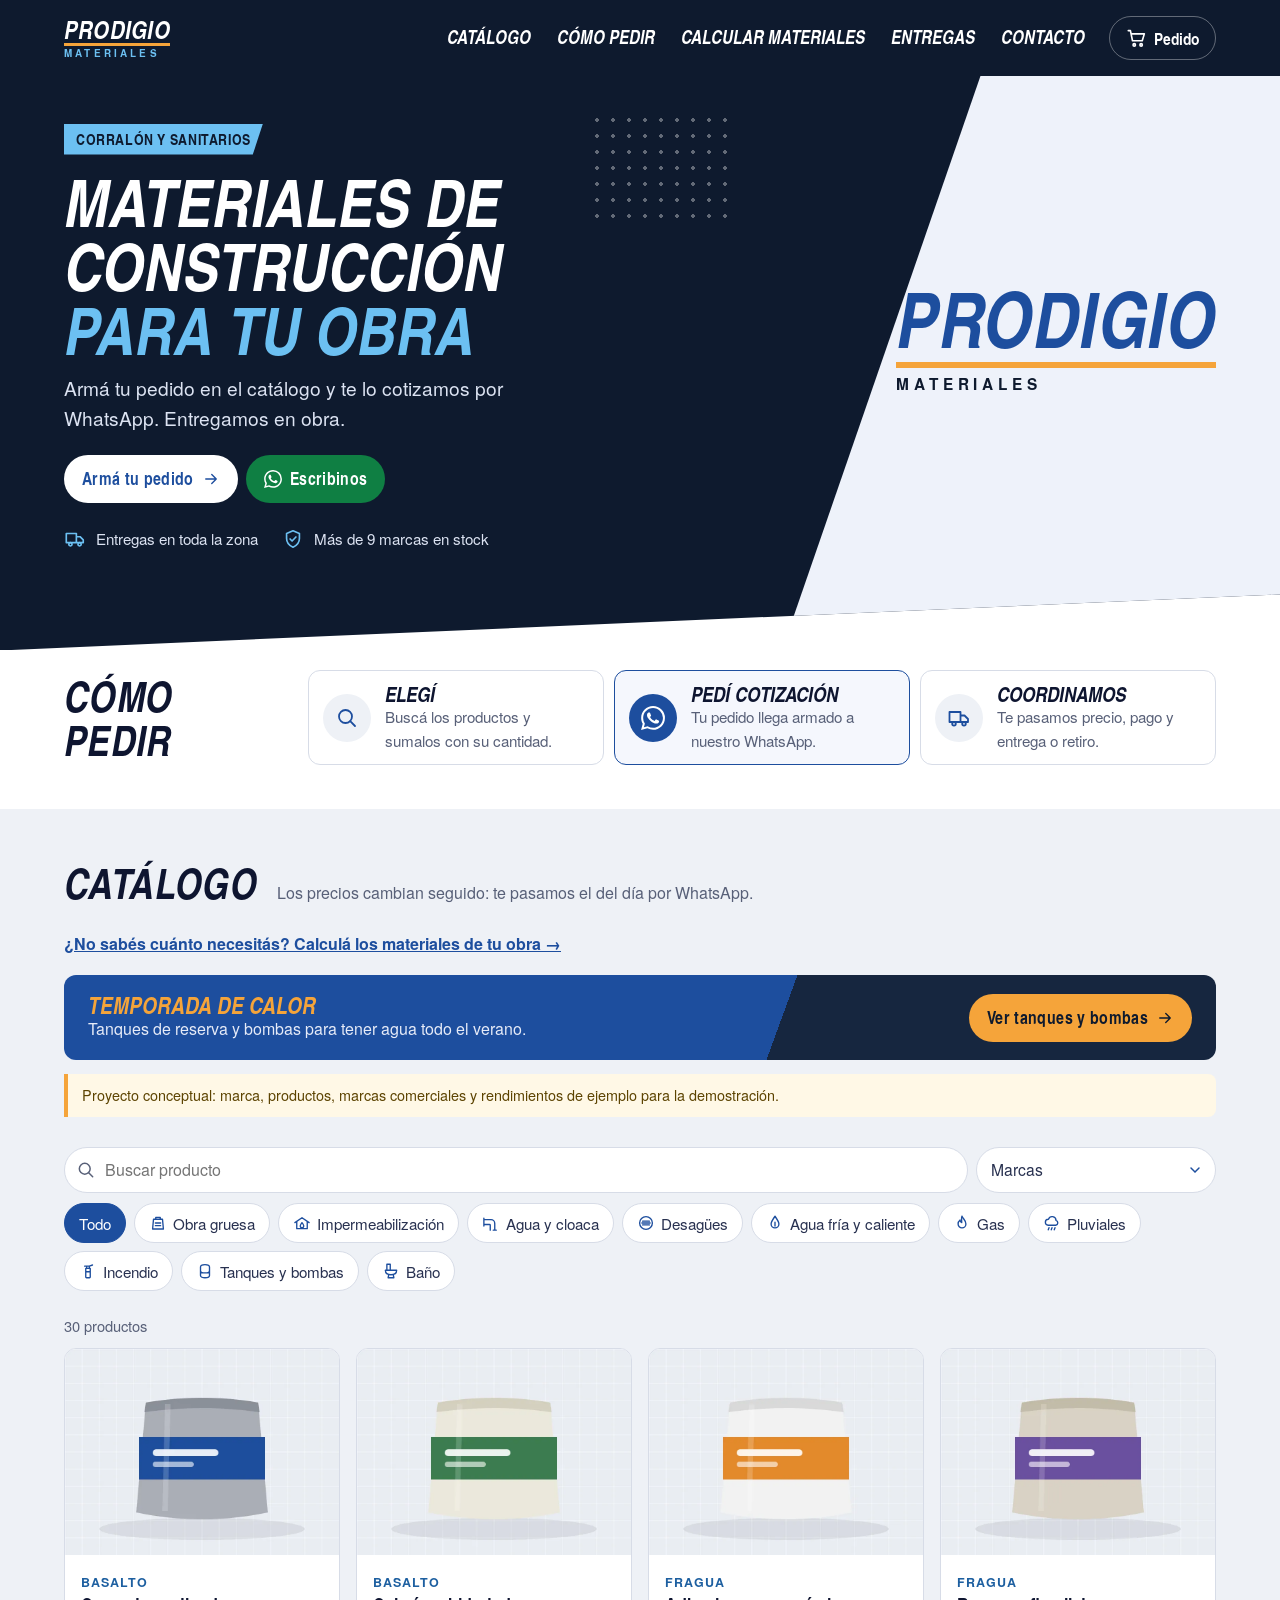
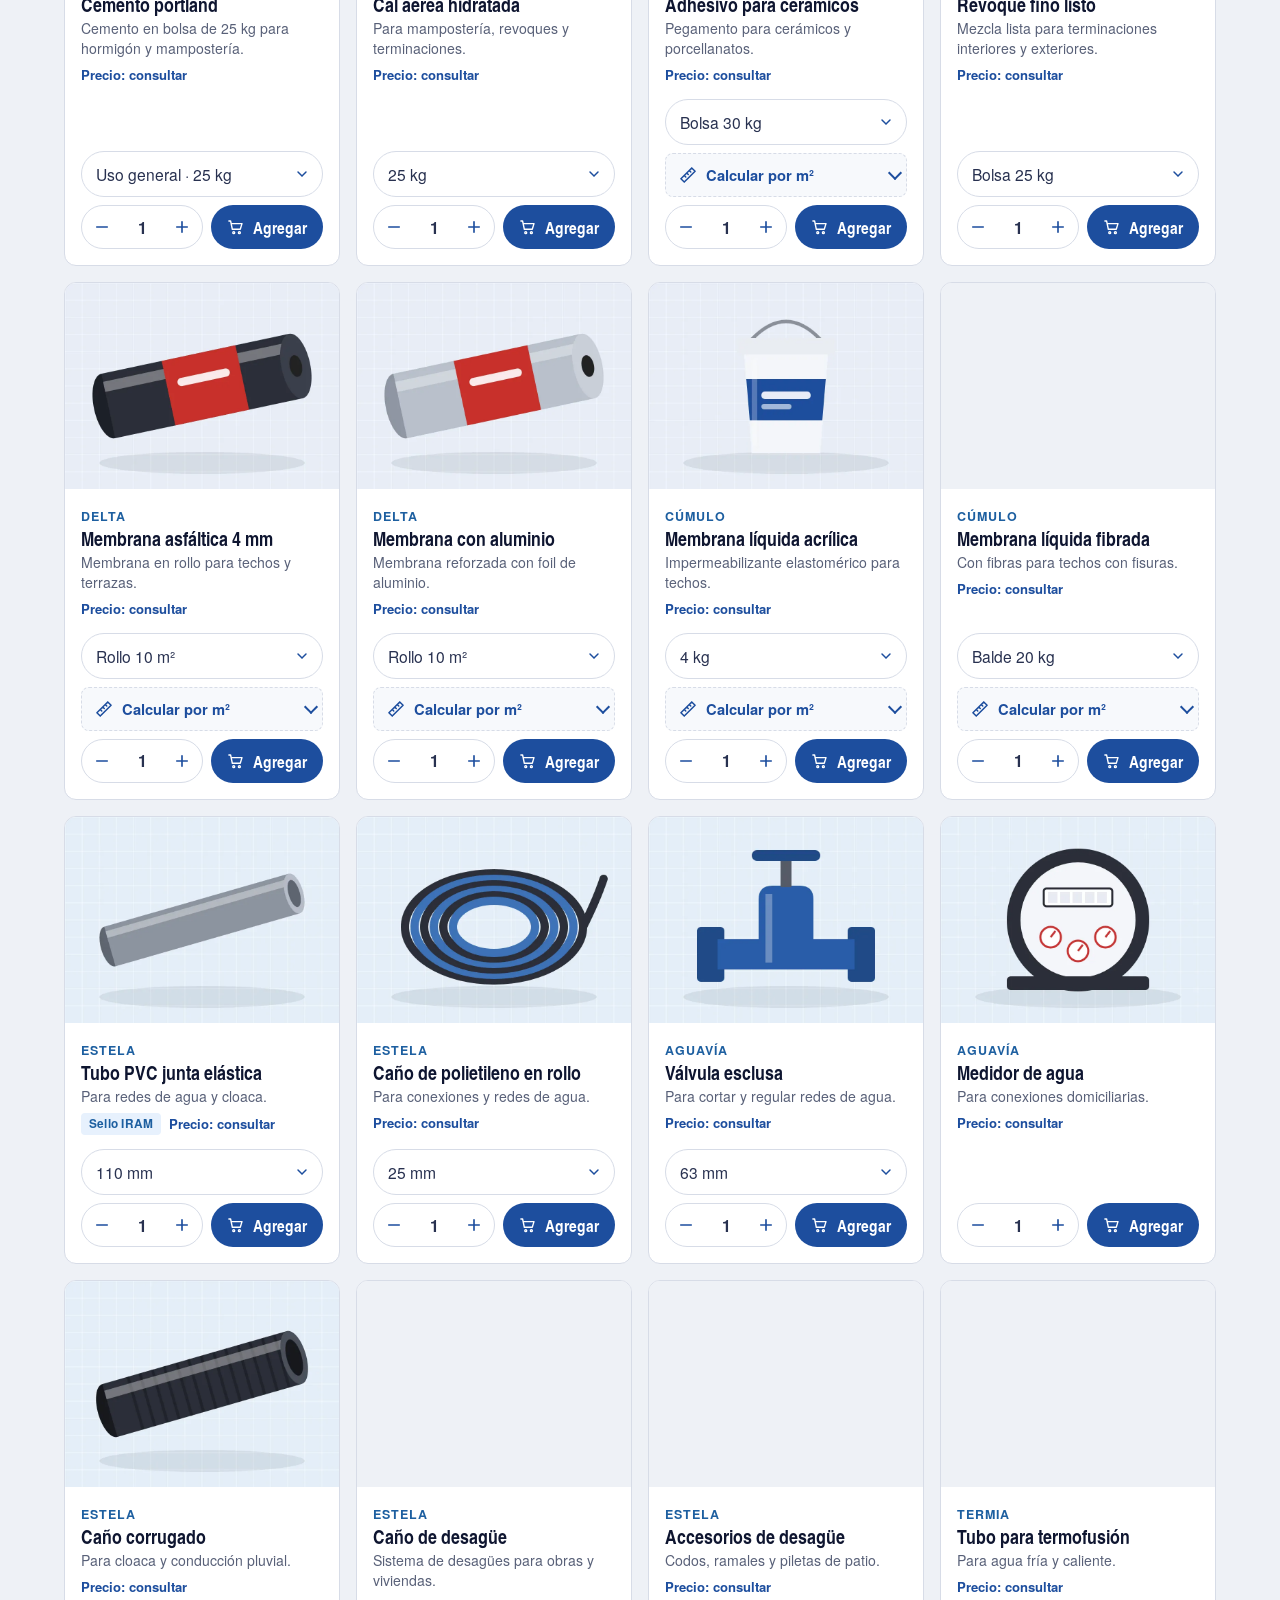
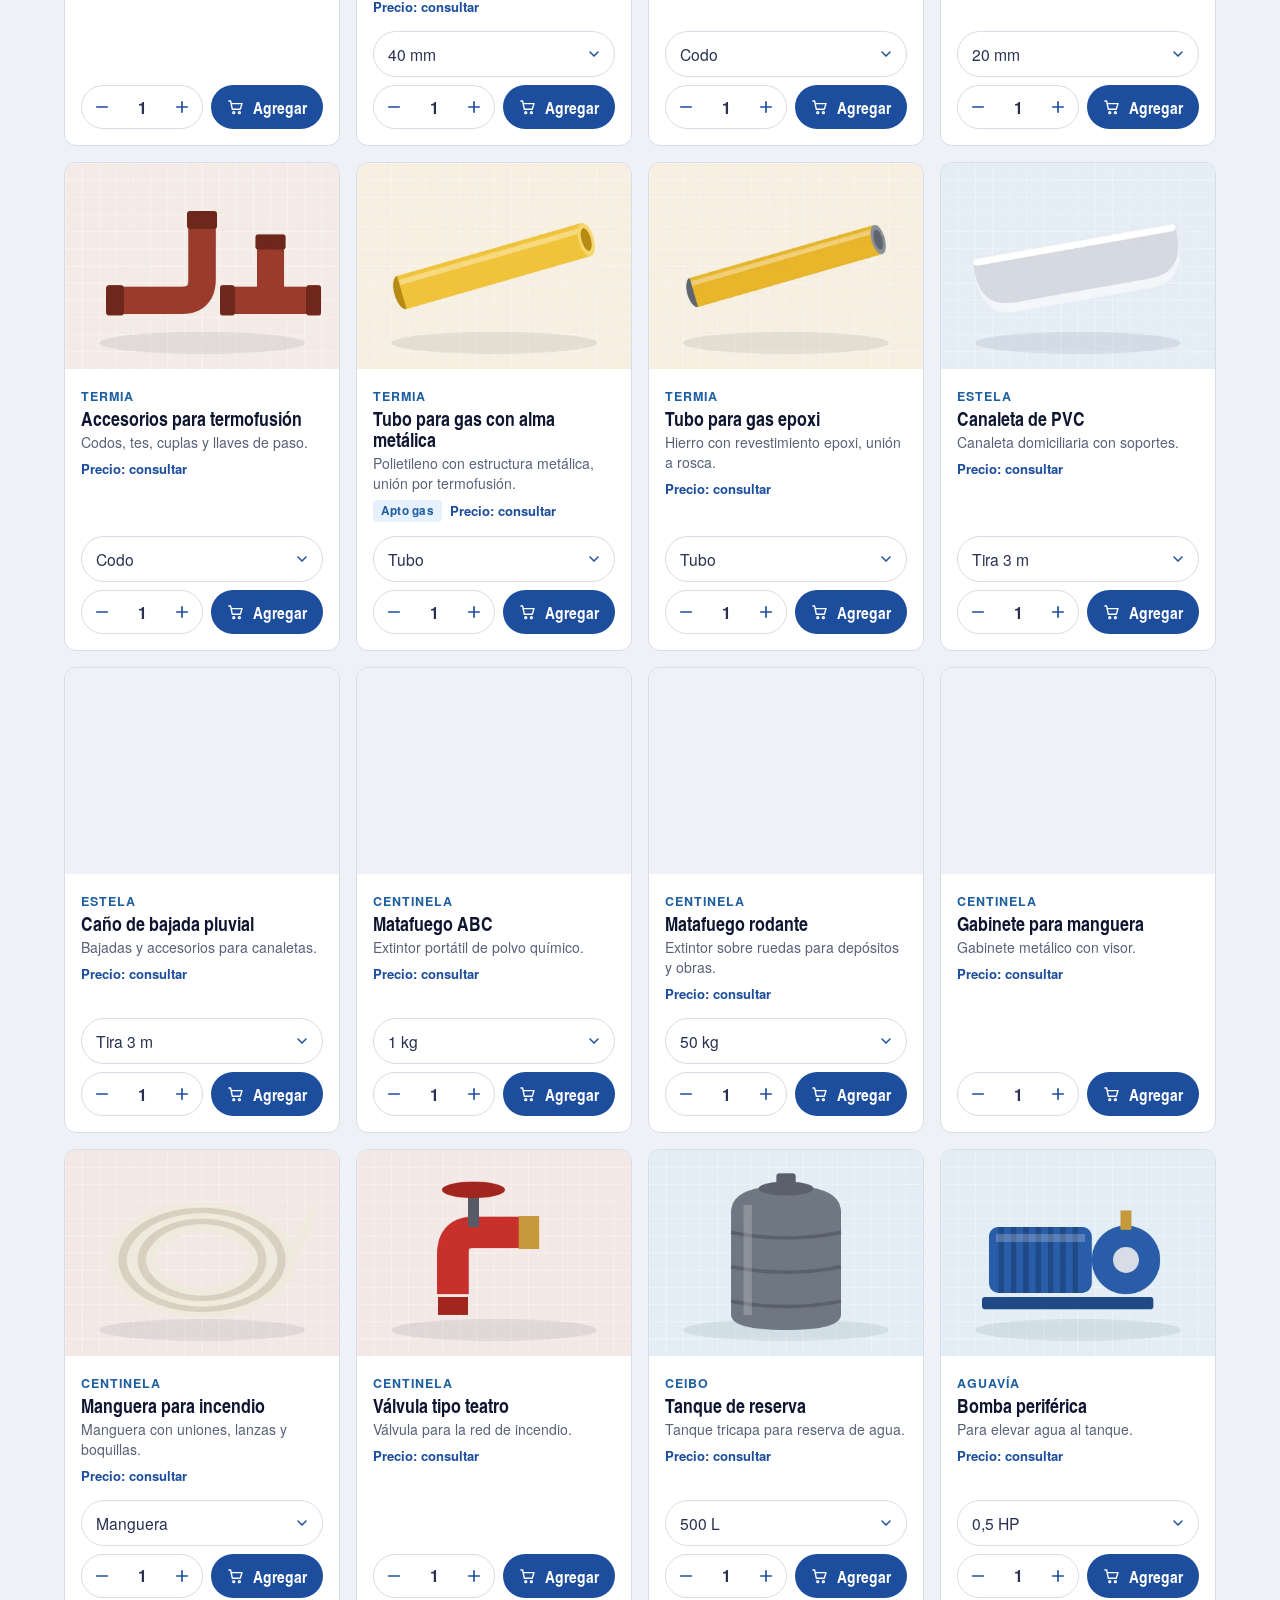
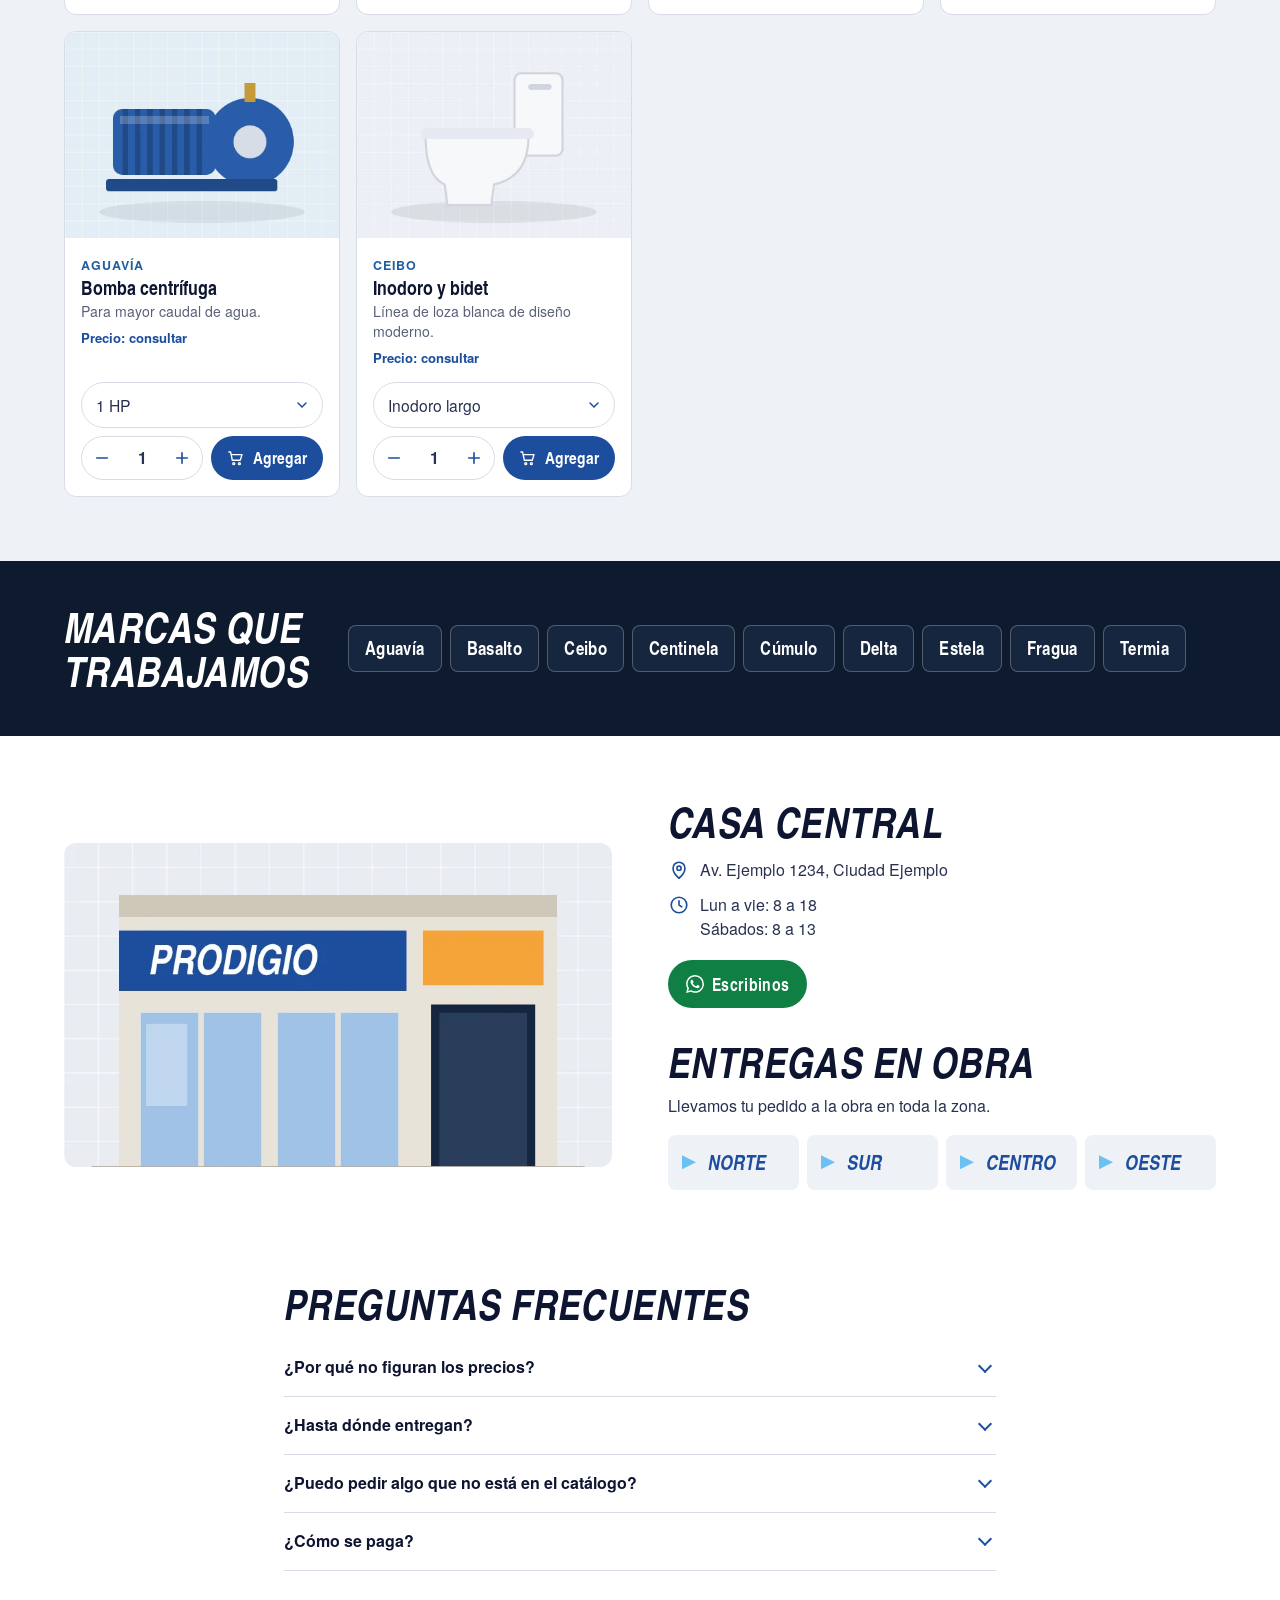
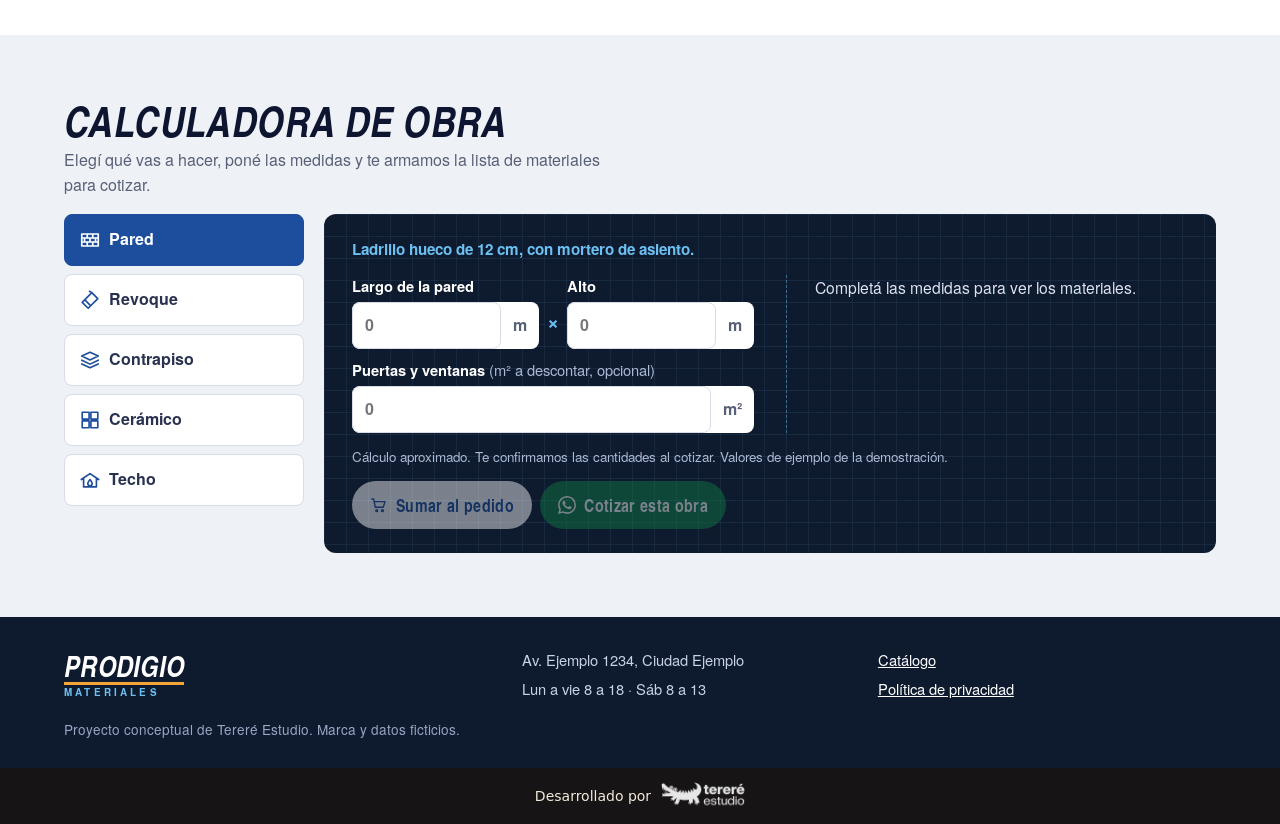
<file: sitio/index.html>
<!doctype html>
<html lang="es-AR">
<head>
<meta charset="utf-8">
<meta name="viewport" content="width=device-width, initial-scale=1">
<title>PRODIGIO Materiales | Catálogo de materiales de construcción (demo)</title>
<meta name="robots" content="noindex, nofollow">
<meta name="description" content="Proyecto conceptual de Tereré Estudio: catálogo de materiales de construcción con pedido por WhatsApp y calculadora de obra. Marca y datos ficticios.">
<link rel="canonical" href="https://prodigio-materiales.netlify.app/">
<meta name="theme-color" content="#0E1A2E">
<meta name="referrer" content="strict-origin-when-cross-origin">
<meta property="og:type" content="website">
<meta property="og:locale" content="es_AR">
<meta property="og:site_name" content="PRODIGIO Materiales">
<meta property="og:title" content="PRODIGIO Materiales | Catálogo con pedido por WhatsApp">
<meta property="og:description" content="Proyecto conceptual de Tereré Estudio. Catálogo de materiales con pedido armado por WhatsApp y calculadora de obra.">
<meta property="og:url" content="https://prodigio-materiales.netlify.app/">
<meta property="og:image" content="https://prodigio-materiales.netlify.app/img/og-prodigio.webp">
<meta name="twitter:card" content="summary_large_image">
<link rel="icon" href="favicon.webp" type="image/webp">
<link rel="apple-touch-icon" href="img/favicon.webp">
<link rel="preload" href="fonts/heros-cn-bolditalic.woff" as="font" type="font/woff" crossorigin>
<link rel="stylesheet" href="css/styles.css">
<script type="application/ld+json">
{"@context":"https://schema.org","@type":"WebSite","name":"PRODIGIO Materiales (proyecto conceptual)","url":"https://prodigio-materiales.netlify.app/","description":"Demostración de Tereré Estudio. Marca y datos ficticios.","creator":{"@type":"Organization","name":"Tereré Estudio","url":"https://terereestudio.com.ar"}}
</script>
<script type="application/ld+json">{"@context": "https://schema.org", "@type": "ItemList", "name": "Catálogo de demostración PRODIGIO Materiales", "itemListElement": [{"@type": "ListItem", "position": 1, "item": {"@type": "Product", "name": "Cemento portland", "description": "Cemento en bolsa de 25 kg para hormigón y mampostería.", "category": "Obra gruesa", "brand": {"@type": "Brand", "name": "Basalto"}, "image": "https://prodigio-materiales.netlify.app/img/productos/cemento-portland.webp", "url": "https://prodigio-materiales.netlify.app/#p-cemento-portland"}}, {"@type": "ListItem", "position": 2, "item": {"@type": "Product", "name": "Cal aérea hidratada", "description": "Para mampostería, revoques y terminaciones.", "category": "Obra gruesa", "brand": {"@type": "Brand", "name": "Basalto"}, "image": "https://prodigio-materiales.netlify.app/img/productos/cal-hidratada.webp", "url": "https://prodigio-materiales.netlify.app/#p-cal-hidratada"}}, {"@type": "ListItem", "position": 3, "item": {"@type": "Product", "name": "Adhesivo para cerámicos", "description": "Pegamento para cerámicos y porcellanatos.", "category": "Obra gruesa", "brand": {"@type": "Brand", "name": "Fragua"}, "image": "https://prodigio-materiales.netlify.app/img/productos/adhesivo-ceramicos.webp", "url": "https://prodigio-materiales.netlify.app/#p-adhesivo-ceramicos"}}, {"@type": "ListItem", "position": 4, "item": {"@type": "Product", "name": "Revoque fino listo", "description": "Mezcla lista para terminaciones interiores y exteriores.", "category": "Obra gruesa", "brand": {"@type": "Brand", "name": "Fragua"}, "image": "https://prodigio-materiales.netlify.app/img/productos/revoque-fino.webp", "url": "https://prodigio-materiales.netlify.app/#p-revoque-fino"}}, {"@type": "ListItem", "position": 5, "item": {"@type": "Product", "name": "Membrana asfáltica 4 mm", "description": "Membrana en rollo para techos y terrazas.", "category": "Impermeabilización", "brand": {"@type": "Brand", "name": "Delta"}, "image": "https://prodigio-materiales.netlify.app/img/productos/membrana-asfaltica.webp", "url": "https://prodigio-materiales.netlify.app/#p-membrana-asfaltica"}}, {"@type": "ListItem", "position": 6, "item": {"@type": "Product", "name": "Membrana con aluminio", "description": "Membrana reforzada con foil de aluminio.", "category": "Impermeabilización", "brand": {"@type": "Brand", "name": "Delta"}, "image": "https://prodigio-materiales.netlify.app/img/productos/membrana-aluminio.webp", "url": "https://prodigio-materiales.netlify.app/#p-membrana-aluminio"}}, {"@type": "ListItem", "position": 7, "item": {"@type": "Product", "name": "Membrana líquida acrílica", "description": "Impermeabilizante elastomérico para techos.", "category": "Impermeabilización", "brand": {"@type": "Brand", "name": "Cúmulo"}, "image": "https://prodigio-materiales.netlify.app/img/productos/membrana-liquida.webp", "url": "https://prodigio-materiales.netlify.app/#p-membrana-liquida"}}, {"@type": "ListItem", "position": 8, "item": {"@type": "Product", "name": "Membrana líquida fibrada", "description": "Con fibras para techos con fisuras.", "category": "Impermeabilización", "brand": {"@type": "Brand", "name": "Cúmulo"}, "image": "https://prodigio-materiales.netlify.app/img/productos/membrana-fibrada.webp", "url": "https://prodigio-materiales.netlify.app/#p-membrana-fibrada"}}, {"@type": "ListItem", "position": 9, "item": {"@type": "Product", "name": "Tubo PVC junta elástica", "description": "Para redes de agua y cloaca.", "category": "Agua y cloaca", "brand": {"@type": "Brand", "name": "Estela"}, "image": "https://prodigio-materiales.netlify.app/img/productos/tubo-pvc-junta.webp", "url": "https://prodigio-materiales.netlify.app/#p-tubo-pvc-junta"}}, {"@type": "ListItem", "position": 10, "item": {"@type": "Product", "name": "Caño de polietileno en rollo", "description": "Para conexiones y redes de agua.", "category": "Agua y cloaca", "brand": {"@type": "Brand", "name": "Estela"}, "image": "https://prodigio-materiales.netlify.app/img/productos/cano-polietileno.webp", "url": "https://prodigio-materiales.netlify.app/#p-cano-polietileno"}}, {"@type": "ListItem", "position": 11, "item": {"@type": "Product", "name": "Válvula esclusa", "description": "Para cortar y regular redes de agua.", "category": "Agua y cloaca", "brand": {"@type": "Brand", "name": "Aguavía"}, "image": "https://prodigio-materiales.netlify.app/img/productos/valvula-esclusa.webp", "url": "https://prodigio-materiales.netlify.app/#p-valvula-esclusa"}}, {"@type": "ListItem", "position": 12, "item": {"@type": "Product", "name": "Medidor de agua", "description": "Para conexiones domiciliarias.", "category": "Agua y cloaca", "brand": {"@type": "Brand", "name": "Aguavía"}, "image": "https://prodigio-materiales.netlify.app/img/productos/medidor-agua.webp", "url": "https://prodigio-materiales.netlify.app/#p-medidor-agua"}}, {"@type": "ListItem", "position": 13, "item": {"@type": "Product", "name": "Caño corrugado", "description": "Para cloaca y conducción pluvial.", "category": "Agua y cloaca", "brand": {"@type": "Brand", "name": "Estela"}, "image": "https://prodigio-materiales.netlify.app/img/productos/cano-corrugado.webp", "url": "https://prodigio-materiales.netlify.app/#p-cano-corrugado"}}, {"@type": "ListItem", "position": 14, "item": {"@type": "Product", "name": "Caño de desagüe", "description": "Sistema de desagües para obras y viviendas.", "category": "Desagües", "brand": {"@type": "Brand", "name": "Estela"}, "image": "https://prodigio-materiales.netlify.app/img/productos/cano-desague.webp", "url": "https://prodigio-materiales.netlify.app/#p-cano-desague"}}, {"@type": "ListItem", "position": 15, "item": {"@type": "Product", "name": "Accesorios de desagüe", "description": "Codos, ramales y piletas de patio.", "category": "Desagües", "brand": {"@type": "Brand", "name": "Estela"}, "image": "https://prodigio-materiales.netlify.app/img/productos/accesorios-desague.webp", "url": "https://prodigio-materiales.netlify.app/#p-accesorios-desague"}}, {"@type": "ListItem", "position": 16, "item": {"@type": "Product", "name": "Tubo para termofusión", "description": "Para agua fría y caliente.", "category": "Agua fría y caliente", "brand": {"@type": "Brand", "name": "Termia"}, "image": "https://prodigio-materiales.netlify.app/img/productos/tubo-termofusion.webp", "url": "https://prodigio-materiales.netlify.app/#p-tubo-termofusion"}}, {"@type": "ListItem", "position": 17, "item": {"@type": "Product", "name": "Accesorios para termofusión", "description": "Codos, tes, cuplas y llaves de paso.", "category": "Agua fría y caliente", "brand": {"@type": "Brand", "name": "Termia"}, "image": "https://prodigio-materiales.netlify.app/img/productos/accesorios-termofusion.webp", "url": "https://prodigio-materiales.netlify.app/#p-accesorios-termofusion"}}, {"@type": "ListItem", "position": 18, "item": {"@type": "Product", "name": "Tubo para gas con alma metálica", "description": "Polietileno con estructura metálica, unión por termofusión.", "category": "Gas", "brand": {"@type": "Brand", "name": "Termia"}, "image": "https://prodigio-materiales.netlify.app/img/productos/tubo-gas.webp", "url": "https://prodigio-materiales.netlify.app/#p-tubo-gas"}}, {"@type": "ListItem", "position": 19, "item": {"@type": "Product", "name": "Tubo para gas epoxi", "description": "Hierro con revestimiento epoxi, unión a rosca.", "category": "Gas", "brand": {"@type": "Brand", "name": "Termia"}, "image": "https://prodigio-materiales.netlify.app/img/productos/tubo-gas-epoxi.webp", "url": "https://prodigio-materiales.netlify.app/#p-tubo-gas-epoxi"}}, {"@type": "ListItem", "position": 20, "item": {"@type": "Product", "name": "Canaleta de PVC", "description": "Canaleta domiciliaria con soportes.", "category": "Pluviales", "brand": {"@type": "Brand", "name": "Estela"}, "image": "https://prodigio-materiales.netlify.app/img/productos/canaleta-pvc.webp", "url": "https://prodigio-materiales.netlify.app/#p-canaleta-pvc"}}, {"@type": "ListItem", "position": 21, "item": {"@type": "Product", "name": "Caño de bajada pluvial", "description": "Bajadas y accesorios para canaletas.", "category": "Pluviales", "brand": {"@type": "Brand", "name": "Estela"}, "image": "https://prodigio-materiales.netlify.app/img/productos/bajada-pvc.webp", "url": "https://prodigio-materiales.netlify.app/#p-bajada-pvc"}}, {"@type": "ListItem", "position": 22, "item": {"@type": "Product", "name": "Matafuego ABC", "description": "Extintor portátil de polvo químico.", "category": "Incendio", "brand": {"@type": "Brand", "name": "Centinela"}, "image": "https://prodigio-materiales.netlify.app/img/productos/matafuego.webp", "url": "https://prodigio-materiales.netlify.app/#p-matafuego"}}, {"@type": "ListItem", "position": 23, "item": {"@type": "Product", "name": "Matafuego rodante", "description": "Extintor sobre ruedas para depósitos y obras.", "category": "Incendio", "brand": {"@type": "Brand", "name": "Centinela"}, "image": "https://prodigio-materiales.netlify.app/img/productos/matafuego-rodante.webp", "url": "https://prodigio-materiales.netlify.app/#p-matafuego-rodante"}}, {"@type": "ListItem", "position": 24, "item": {"@type": "Product", "name": "Gabinete para manguera", "description": "Gabinete metálico con visor.", "category": "Incendio", "brand": {"@type": "Brand", "name": "Centinela"}, "image": "https://prodigio-materiales.netlify.app/img/productos/gabinete-incendio.webp", "url": "https://prodigio-materiales.netlify.app/#p-gabinete-incendio"}}, {"@type": "ListItem", "position": 25, "item": {"@type": "Product", "name": "Manguera para incendio", "description": "Manguera con uniones, lanzas y boquillas.", "category": "Incendio", "brand": {"@type": "Brand", "name": "Centinela"}, "image": "https://prodigio-materiales.netlify.app/img/productos/manguera-incendio.webp", "url": "https://prodigio-materiales.netlify.app/#p-manguera-incendio"}}, {"@type": "ListItem", "position": 26, "item": {"@type": "Product", "name": "Válvula tipo teatro", "description": "Válvula para la red de incendio.", "category": "Incendio", "brand": {"@type": "Brand", "name": "Centinela"}, "image": "https://prodigio-materiales.netlify.app/img/productos/valvula-teatro.webp", "url": "https://prodigio-materiales.netlify.app/#p-valvula-teatro"}}, {"@type": "ListItem", "position": 27, "item": {"@type": "Product", "name": "Tanque de reserva", "description": "Tanque tricapa para reserva de agua.", "category": "Tanques y bombas", "brand": {"@type": "Brand", "name": "Ceibo"}, "image": "https://prodigio-materiales.netlify.app/img/productos/tanque-reserva.webp", "url": "https://prodigio-materiales.netlify.app/#p-tanque-reserva"}}, {"@type": "ListItem", "position": 28, "item": {"@type": "Product", "name": "Bomba periférica", "description": "Para elevar agua al tanque.", "category": "Tanques y bombas", "brand": {"@type": "Brand", "name": "Aguavía"}, "image": "https://prodigio-materiales.netlify.app/img/productos/bomba-periferica.webp", "url": "https://prodigio-materiales.netlify.app/#p-bomba-periferica"}}, {"@type": "ListItem", "position": 29, "item": {"@type": "Product", "name": "Bomba centrífuga", "description": "Para mayor caudal de agua.", "category": "Tanques y bombas", "brand": {"@type": "Brand", "name": "Aguavía"}, "image": "https://prodigio-materiales.netlify.app/img/productos/bomba-centrifuga.webp", "url": "https://prodigio-materiales.netlify.app/#p-bomba-centrifuga"}}, {"@type": "ListItem", "position": 30, "item": {"@type": "Product", "name": "Inodoro y bidet", "description": "Línea de loza blanca de diseño moderno.", "category": "Baño", "brand": {"@type": "Brand", "name": "Ceibo"}, "image": "https://prodigio-materiales.netlify.app/img/productos/inodoro.webp", "url": "https://prodigio-materiales.netlify.app/#p-inodoro"}}]}</script>
<script src="js/main.js" defer></script>
</head>
<body>
<!-- Íconos (un solo set, trazo 1.8) -->
<svg class="sprite" aria-hidden="true" focusable="false">
  <symbol id="i-bolsa" viewBox="0 0 24 24"><path d="M6 7h12l1.2 13H4.8L6 7zM9 7V4.5h6V7M8.5 12h7M8.5 15.5h7"/></symbol>
  <symbol id="i-techo" viewBox="0 0 24 24"><path d="M2.5 11.5 12 5l9.5 6.5M5 10v9.5h14V10M12 11.5c-1.6 2.1-2.4 3.4-2.4 4.4a2.4 2.4 0 0 0 4.8 0c0-1-.8-2.3-2.4-4.4z"/></symbol>
  <symbol id="i-cano" viewBox="0 0 24 24"><path d="M2.5 7.5H12a5 5 0 0 1 5 5v9M2.5 14H10a1 1 0 0 1 1 1v6.5M2.5 5.5v10.5M15 21.5h4"/></symbol>
  <symbol id="i-desague" viewBox="0 0 24 24"><circle cx="12" cy="12" r="8.5"/><path d="M7.5 9.5h9M6.5 12h11M7.5 14.5h9"/></symbol>
  <symbol id="i-termo" viewBox="0 0 24 24"><path d="M12 3c-3.2 4.6-5.2 7.6-5.2 10.2a5.2 5.2 0 0 0 10.4 0C17.2 10.6 15.2 7.6 12 3zM12 11v5"/></symbol>
  <symbol id="i-llama" viewBox="0 0 24 24"><path d="M12 2.8c1 3.2 5.2 5.6 5.2 10.4a5.2 5.2 0 0 1-10.4 0c0-2.6 1.4-4.2 2.6-5.2 0 2 1 3.2 2.2 3.4.2-3.1-.9-5.7.4-8.6z"/></symbol>
  <symbol id="i-lluvia" viewBox="0 0 24 24"><path d="M7 15a4 4 0 0 1 .3-8A5.2 5.2 0 0 1 17.4 8.6 3.3 3.3 0 0 1 17 15H7zM8 18.3l-1 2.7M12 18.3l-1 2.7M16 18.3l-1 2.7"/></symbol>
  <symbol id="i-matafuego" viewBox="0 0 24 24"><path d="M9 8.5h6V20a1 1 0 0 1-1 1h-4a1 1 0 0 1-1-1V8.5zM10.2 8.5V5.5h3.6v3M13.8 5.5l4.2-1.5M10.2 5.5H7.5M9 13h6"/></symbol>
  <symbol id="i-tanque" viewBox="0 0 24 24"><path d="M6 6.5C6 4.8 8.7 3.5 12 3.5s6 1.3 6 3V18c0 1.7-2.7 3-6 3s-6-1.3-6-3V6.5zM6 11.5c0 1.7 2.7 3 6 3s6-1.3 6-3"/></symbol>
  <symbol id="i-inodoro" viewBox="0 0 24 24"><path d="M6.5 3h4.5v8H6.5zM4.5 11h15c0 3.8-3.2 6-7.5 6s-7.5-2.2-7.5-6zM9 17l-.8 4h7.6L15 17"/></symbol>
  <symbol id="i-carrito" viewBox="0 0 24 24"><path d="M2.5 4h2.3l2.3 11h10.6L20 7.5H6"/><circle cx="9" cy="19.5" r="1.3"/><circle cx="16.5" cy="19.5" r="1.3"/></symbol>
  <symbol id="i-mas" viewBox="0 0 24 24"><path d="M12 5v14M5 12h14"/></symbol>
  <symbol id="i-menos" viewBox="0 0 24 24"><path d="M5 12h14"/></symbol>
  <symbol id="i-quitar" viewBox="0 0 24 24"><path d="M4 7h16M9.5 7V4.5h5V7M6.2 7l1 13h9.6l1-13M10 11v5.5M14 11v5.5"/></symbol>
  <symbol id="i-buscar" viewBox="0 0 24 24"><circle cx="10.5" cy="10.5" r="6.5"/><path d="M20 20l-4.8-4.8"/></symbol>
  <symbol id="i-camion" viewBox="0 0 24 24"><path d="M2.5 6h11v10h-11zM13.5 9.5h4l3.5 3.5v3h-7.5"/><circle cx="7" cy="17.8" r="1.8"/><circle cx="17" cy="17.8" r="1.8"/></symbol>
  <symbol id="i-reloj" viewBox="0 0 24 24"><circle cx="12" cy="12" r="8.5"/><path d="M12 7.5V12l3 2"/></symbol>
  <symbol id="i-pin" viewBox="0 0 24 24"><path d="M12 21s-6.5-5.6-6.5-11a6.5 6.5 0 0 1 13 0c0 5.4-6.5 11-6.5 11z"/><circle cx="12" cy="10" r="2.3"/></symbol>
  <symbol id="i-cerrar" viewBox="0 0 24 24"><path d="M6 6l12 12M18 6 6 18"/></symbol>
  <symbol id="i-check" viewBox="0 0 24 24"><path d="M5 12.5l4.5 4.5L19 7.5"/></symbol>
  <symbol id="i-flecha" viewBox="0 0 24 24"><path d="M5 12h14M13 6l6 6-6 6"/></symbol>
  <symbol id="i-menu" viewBox="0 0 24 24"><path d="M4 7h16M4 12h16M4 17h16"/></symbol>
  <symbol id="i-regla" viewBox="0 0 24 24"><path d="M3.5 16.5 16.5 3.5l4 4-13 13zM7.5 12.5l1.8 1.8M10.5 9.5l1.8 1.8M13.5 6.5l1.8 1.8"/></symbol>
  <symbol id="i-ladrillos" viewBox="0 0 24 24"><path d="M3 5.5h18v13H3zM3 9.8h18M3 14.2h18M9 5.5v4.3M15 5.5v4.3M6 9.8v4.4M12 9.8v4.4M18 9.8v4.4M9 14.2v4.3M15 14.2v4.3"/></symbol>
  <symbol id="i-llana" viewBox="0 0 24 24"><path d="M3.5 14.5 14 4l6.5 6.5L10 21zM14 4l-2.5-1.5M7 12.5l5 5"/></symbol>
  <symbol id="i-capas" viewBox="0 0 24 24"><path d="M12 3.5l9 4.2-9 4.3-9-4.3 9-4.2zM3 12.2l9 4.3 9-4.3M3 16.3l9 4.2 9-4.2"/></symbol>
  <symbol id="i-baldosas" viewBox="0 0 24 24"><path d="M3.5 3.5h7.5V11H3.5zM13 3.5h7.5V11H13zM3.5 13H11v7.5H3.5zM13 13h7.5v7.5H13z"/></symbol>
  <symbol id="i-sello" viewBox="0 0 24 24"><path d="M12 3l7 3v5.5c0 4.3-3 7.7-7 9.5-4-1.8-7-5.2-7-9.5V6l7-3z"/><path d="M8.8 12l2.2 2.2 4.2-4.4"/></symbol>
  <symbol id="i-wa" viewBox="0 0 24 24"><path fill="currentColor" stroke="none" d="M17.47 14.38c-.3-.15-1.76-.87-2.03-.97-.27-.1-.47-.15-.67.15-.2.3-.77.97-.94 1.16-.17.2-.35.22-.64.08-.3-.15-1.26-.47-2.39-1.48-.88-.79-1.48-1.76-1.65-2.06-.17-.3-.02-.46.13-.6.13-.14.3-.35.45-.52.15-.18.2-.3.3-.5.1-.2.05-.37-.03-.52-.07-.15-.67-1.61-.92-2.2-.24-.58-.49-.5-.67-.51h-.57c-.2 0-.52.07-.8.37-.27.3-1.04 1.02-1.04 2.48s1.07 2.88 1.21 3.07c.15.2 2.1 3.2 5.08 4.49.71.3 1.26.49 1.7.63.71.22 1.36.19 1.87.12.57-.09 1.76-.72 2-1.41.25-.7.25-1.3.18-1.42-.08-.12-.28-.2-.57-.34M12.05 21.78h-.01a9.87 9.87 0 0 1-5.03-1.37l-.36-.22-3.74.98 1-3.65-.24-.37a9.86 9.86 0 0 1-1.51-5.26c0-5.45 4.44-9.88 9.89-9.88 2.64 0 5.12 1.03 6.99 2.9a9.83 9.83 0 0 1 2.89 6.99c0 5.45-4.44 9.88-9.89 9.88M20.46 3.49A11.82 11.82 0 0 0 12.05 0C5.5 0 .16 5.34.16 11.89c0 2.1.55 4.14 1.59 5.95L.06 24l6.3-1.65a11.88 11.88 0 0 0 5.69 1.45c6.55 0 11.89-5.34 11.89-11.9a11.82 11.82 0 0 0-3.48-8.41z"/></symbol>
</svg>

<a class="saltar" href="#contenido">Saltar al contenido</a>

<!-- ============ HEADER ============ -->
<header class="header" id="header">
  <div class="contenedor header__in">
    <a class="header__logo" href="#inicio" aria-label="PRODIGIO Materiales, ir al inicio">
      <span class="logo-tipo">PRODIGIO<small>Materiales</small></span>
    </a>
    <nav class="nav" id="nav" aria-label="Principal">
      <ul>
        <li><a href="#catalogo">Catálogo</a></li>
        <li><a href="#como-pedir">Cómo pedir</a></li>
        <li><a href="#calculadora">Calcular materiales</a></li>
        <li><a href="#entregas">Entregas</a></li>
        <li><a href="#contacto">Contacto</a></li>
      </ul>
    </nav>
    <button type="button" class="header__pedido" data-abrir-pedido aria-label="Ver tu pedido, 0 productos">
      <svg class="ico" aria-hidden="true"><use href="#i-carrito"/></svg>
      <span class="vh-movil">Pedido</span>
      <span class="badge" data-contador hidden>0</span>
    </button>
    <button type="button" class="header__menu" aria-controls="nav" aria-expanded="false" aria-label="Abrir menú">
      <svg class="ico" aria-hidden="true"><use href="#i-menu"/></svg>
    </button>
  </div>
</header>

<main id="contenido">

<!-- ============ HERO ============ -->
<section class="hero" id="inicio">
  <div class="contenedor hero__in">
    <div class="hero__txt">
      <p class="etiqueta">Corralón y sanitarios</p>
      <h1>Materiales de construcción <span>para tu obra</span></h1>
      <p class="hero__sub">Armá tu pedido en el catálogo y te lo cotizamos por WhatsApp. Entregamos en obra.</p>
      <div class="botones">
        <a class="btn btn--primario" href="#catalogo">Armá tu pedido<svg class="ico" aria-hidden="true"><use href="#i-flecha"/></svg></a>
        <a class="btn btn--wa" data-wa="DEMO" href="https://wa.me/5493644328260" target="_blank" rel="noopener noreferrer"><svg class="ico" aria-hidden="true"><use href="#i-wa"/></svg>Escribinos</a>
      </div>
      <ul class="hero__datos">
        <li><svg class="ico" aria-hidden="true"><use href="#i-camion"/></svg>Entregas en toda la zona</li>
        <li><svg class="ico" aria-hidden="true"><use href="#i-sello"/></svg>Más de 9 marcas en stock</li>
      </ul>
    </div>
    <div class="hero__marca" aria-hidden="true">
      <p class="logo-tipo logo-tipo--xl">PRODIGIO<small>Materiales</small></p>
    </div>
  </div>
</section>

<!-- ============ CÓMO PEDIR ============ -->
<section class="pasos" id="como-pedir" aria-labelledby="t-pasos">
  <div class="contenedor">
    <h2 id="t-pasos" class="titulo">Cómo pedir</h2>
    <ol class="pasos__lista">
      <li class="paso"><span class="paso__ico"><svg class="ico" aria-hidden="true"><use href="#i-buscar"/></svg></span><div><h3>Elegí</h3><p>Buscá los productos y sumalos con su cantidad.</p></div></li>
      <li class="paso"><span class="paso__ico"><svg class="ico" aria-hidden="true"><use href="#i-wa"/></svg></span><div><h3>Pedí cotización</h3><p>Tu pedido llega armado a nuestro WhatsApp.</p></div></li>
      <li class="paso"><span class="paso__ico"><svg class="ico" aria-hidden="true"><use href="#i-camion"/></svg></span><div><h3>Coordinamos</h3><p>Te pasamos precio, pago y entrega o retiro.</p></div></li>
    </ol>
  </div>
</section>

<!-- ============ CATÁLOGO ============ -->
<section class="catalogo" id="catalogo" aria-labelledby="t-catalogo">
  <div class="contenedor">
    <div class="catalogo__cab">
      <h2 id="t-catalogo" class="titulo">Catálogo</h2>
      <p>Los precios cambian seguido: te pasamos el del día por WhatsApp.</p>
      <p class="catalogo__calc"><a href="#calculadora">¿No sabés cuánto necesitás? Calculá los materiales de tu obra →</a></p>
    </div>
    <aside class="banner" aria-label="Temporada"><div><p class="banner__tit">Temporada de calor</p><p>Tanques de reserva y bombas para tener agua todo el verano.</p></div><button type="button" class="btn btn--amarillo" data-ir-rubro="tanques-bombas">Ver tanques y bombas<svg class="ico" aria-hidden="true"><use href="#i-flecha"/></svg></button></aside>
    <p class="aviso-demo">Proyecto conceptual: marca, productos, marcas comerciales y rendimientos de ejemplo para la demostración.</p>
    <div class="filtros">
      <div class="filtros__fila">
        <label class="buscador">
          <span class="vh">Buscar productos</span>
          <svg class="ico" aria-hidden="true"><use href="#i-buscar"/></svg>
          <input type="search" id="buscar" placeholder="Buscar producto" maxlength="60" autocomplete="off" enterkeyhint="search">
        </label>
        <label class="filtro-marca">
          <span class="vh">Filtrar por marca</span>
          <select id="marca"><option value="">Marcas</option><option value="aguavia">Aguavía</option><option value="basalto">Basalto</option><option value="ceibo">Ceibo</option><option value="centinela">Centinela</option><option value="cumulo">Cúmulo</option><option value="delta">Delta</option><option value="estela">Estela</option><option value="fragua">Fragua</option><option value="termia">Termia</option></select>
        </label>
      </div>
      <div class="chips" role="group" aria-label="Rubros"><button type="button" class="chip" data-rubro="todos" aria-pressed="true">Todo</button><button type="button" class="chip" data-rubro="obra-gruesa" aria-pressed="false"><svg class="ico" aria-hidden="true"><use href="#i-bolsa"/></svg>Obra gruesa</button><button type="button" class="chip" data-rubro="impermeabilizacion" aria-pressed="false"><svg class="ico" aria-hidden="true"><use href="#i-techo"/></svg>Impermeabilización</button><button type="button" class="chip" data-rubro="agua-cloaca" aria-pressed="false"><svg class="ico" aria-hidden="true"><use href="#i-cano"/></svg>Agua y cloaca</button><button type="button" class="chip" data-rubro="desagues" aria-pressed="false"><svg class="ico" aria-hidden="true"><use href="#i-desague"/></svg>Desagües</button><button type="button" class="chip" data-rubro="agua-fria-caliente" aria-pressed="false"><svg class="ico" aria-hidden="true"><use href="#i-termo"/></svg>Agua fría y caliente</button><button type="button" class="chip" data-rubro="gas" aria-pressed="false"><svg class="ico" aria-hidden="true"><use href="#i-llama"/></svg>Gas</button><button type="button" class="chip" data-rubro="pluviales" aria-pressed="false"><svg class="ico" aria-hidden="true"><use href="#i-lluvia"/></svg>Pluviales</button><button type="button" class="chip" data-rubro="incendio" aria-pressed="false"><svg class="ico" aria-hidden="true"><use href="#i-matafuego"/></svg>Incendio</button><button type="button" class="chip" data-rubro="tanques-bombas" aria-pressed="false"><svg class="ico" aria-hidden="true"><use href="#i-tanque"/></svg>Tanques y bombas</button><button type="button" class="chip" data-rubro="bano" aria-pressed="false"><svg class="ico" aria-hidden="true"><use href="#i-inodoro"/></svg>Baño</button></div>
    </div>
    <p class="resultado" id="resultado" aria-live="polite">30 productos</p>
    <div class="grilla" id="grilla">
<article class="prod" id="p-cemento-portland" data-id="cemento-portland" data-rubro="obra-gruesa" data-marcas="basalto" data-nombre="Cemento portland" data-buscar="cemento portland basalto obra gruesa cemento en bolsa de 25 kg para hormigon y mamposteria. uso general · 25 kg alta resistencia · 25 kg frague rapido · 25 kg"><div class="prod__img"><img src="img/productos/cemento-portland.webp" alt="Cemento portland Basalto" width="400" height="300" loading="lazy" decoding="async"></div><div class="prod__info"><p class="prod__marca">Basalto</p><h3 class="prod__nombre">Cemento portland</h3><p class="prod__desc">Cemento en bolsa de 25 kg para hormigón y mampostería.</p><p class="prod__precio"><span>Precio: consultar</span></p></div><div class="prod__accion"><label class="prod__var"><span class="vh">Presentación de Cemento portland</span><select name="var-cemento-portland"><option value="0">Uso general · 25 kg</option><option value="1">Alta resistencia · 25 kg</option><option value="2">Fragüe rápido · 25 kg</option></select></label><div class="prod__fila"><div class="cant" role="group" aria-label="Cantidad de Cemento portland"><button type="button" class="cant__btn" data-paso="-1" aria-label="Restar uno"><svg class="ico" aria-hidden="true"><use href="#i-menos"/></svg></button><input class="cant__num" type="number" inputmode="numeric" min="1" max="999" value="1" aria-label="Cantidad"><button type="button" class="cant__btn" data-paso="1" aria-label="Sumar uno"><svg class="ico" aria-hidden="true"><use href="#i-mas"/></svg></button></div><button type="button" class="btn btn--agregar"><svg class="ico" aria-hidden="true"><use href="#i-carrito"/></svg><span>Agregar</span></button></div></div></article>
<article class="prod" id="p-cal-hidratada" data-id="cal-hidratada" data-rubro="obra-gruesa" data-marcas="basalto" data-nombre="Cal aérea hidratada" data-buscar="cal aerea hidratada basalto obra gruesa para mamposteria, revoques y terminaciones. 25 kg"><div class="prod__img"><img src="img/productos/cal-hidratada.webp" alt="Cal aérea hidratada Basalto" width="400" height="300" loading="lazy" decoding="async"></div><div class="prod__info"><p class="prod__marca">Basalto</p><h3 class="prod__nombre">Cal aérea hidratada</h3><p class="prod__desc">Para mampostería, revoques y terminaciones.</p><p class="prod__precio"><span>Precio: consultar</span></p></div><div class="prod__accion"><label class="prod__var"><span class="vh">Presentación de Cal aérea hidratada</span><select name="var-cal-hidratada"><option value="0">25 kg</option></select></label><div class="prod__fila"><div class="cant" role="group" aria-label="Cantidad de Cal aérea hidratada"><button type="button" class="cant__btn" data-paso="-1" aria-label="Restar uno"><svg class="ico" aria-hidden="true"><use href="#i-menos"/></svg></button><input class="cant__num" type="number" inputmode="numeric" min="1" max="999" value="1" aria-label="Cantidad"><button type="button" class="cant__btn" data-paso="1" aria-label="Sumar uno"><svg class="ico" aria-hidden="true"><use href="#i-mas"/></svg></button></div><button type="button" class="btn btn--agregar"><svg class="ico" aria-hidden="true"><use href="#i-carrito"/></svg><span>Agregar</span></button></div></div></article>
<article class="prod" id="p-adhesivo-ceramicos" data-id="adhesivo-ceramicos" data-rubro="obra-gruesa" data-marcas="fragua" data-nombre="Adhesivo para cerámicos" data-buscar="adhesivo para ceramicos fragua obra gruesa pegamento para ceramicos y porcellanatos. bolsa 30 kg"><div class="prod__img"><img src="img/productos/adhesivo-ceramicos.webp" alt="Adhesivo para cerámicos Fragua" width="400" height="300" loading="lazy" decoding="async"></div><div class="prod__info"><p class="prod__marca">Fragua</p><h3 class="prod__nombre">Adhesivo para cerámicos</h3><p class="prod__desc">Pegamento para cerámicos y porcellanatos.</p><p class="prod__precio"><span>Precio: consultar</span></p></div><div class="prod__accion"><label class="prod__var"><span class="vh">Presentación de Adhesivo para cerámicos</span><select name="var-adhesivo-ceramicos"><option value="0">Bolsa 30 kg</option></select></label><details class="calc" data-rinde="5" data-desp="10" data-unidad="bolsa" data-unidades="bolsas"><summary><svg class="ico" aria-hidden="true"><use href="#i-regla"/></svg>Calcular por m²</summary><div class="calc__cuerpo"><label class="calc__campo" for="calc-adhesivo-ceramicos">m² a cubrir</label><input class="calc__m2" id="calc-adhesivo-ceramicos" type="text" inputmode="decimal" maxlength="7" placeholder="Ej.: 24" autocomplete="off"><p class="calc__res" aria-live="polite" data-base="Rinde aprox. 5 m² por bolsa. Sumamos 10 % por cortes y solapes.">Rinde aprox. 5 m² por bolsa. Sumamos 10 % por cortes y solapes.</p></div></details><div class="prod__fila"><div class="cant" role="group" aria-label="Cantidad de Adhesivo para cerámicos"><button type="button" class="cant__btn" data-paso="-1" aria-label="Restar uno"><svg class="ico" aria-hidden="true"><use href="#i-menos"/></svg></button><input class="cant__num" type="number" inputmode="numeric" min="1" max="999" value="1" aria-label="Cantidad"><button type="button" class="cant__btn" data-paso="1" aria-label="Sumar uno"><svg class="ico" aria-hidden="true"><use href="#i-mas"/></svg></button></div><button type="button" class="btn btn--agregar"><svg class="ico" aria-hidden="true"><use href="#i-carrito"/></svg><span>Agregar</span></button></div></div></article>
<article class="prod" id="p-revoque-fino" data-id="revoque-fino" data-rubro="obra-gruesa" data-marcas="fragua" data-nombre="Revoque fino listo" data-buscar="revoque fino listo fragua obra gruesa mezcla lista para terminaciones interiores y exteriores. bolsa 25 kg"><div class="prod__img"><img src="img/productos/revoque-fino.webp" alt="Revoque fino listo Fragua" width="400" height="300" loading="lazy" decoding="async"></div><div class="prod__info"><p class="prod__marca">Fragua</p><h3 class="prod__nombre">Revoque fino listo</h3><p class="prod__desc">Mezcla lista para terminaciones interiores y exteriores.</p><p class="prod__precio"><span>Precio: consultar</span></p></div><div class="prod__accion"><label class="prod__var"><span class="vh">Presentación de Revoque fino listo</span><select name="var-revoque-fino"><option value="0">Bolsa 25 kg</option></select></label><div class="prod__fila"><div class="cant" role="group" aria-label="Cantidad de Revoque fino listo"><button type="button" class="cant__btn" data-paso="-1" aria-label="Restar uno"><svg class="ico" aria-hidden="true"><use href="#i-menos"/></svg></button><input class="cant__num" type="number" inputmode="numeric" min="1" max="999" value="1" aria-label="Cantidad"><button type="button" class="cant__btn" data-paso="1" aria-label="Sumar uno"><svg class="ico" aria-hidden="true"><use href="#i-mas"/></svg></button></div><button type="button" class="btn btn--agregar"><svg class="ico" aria-hidden="true"><use href="#i-carrito"/></svg><span>Agregar</span></button></div></div></article>
<article class="prod" id="p-membrana-asfaltica" data-id="membrana-asfaltica" data-rubro="impermeabilizacion" data-marcas="delta" data-nombre="Membrana asfáltica 4 mm" data-buscar="membrana asfaltica 4 mm delta impermeabilizacion membrana en rollo para techos y terrazas. rollo 10 m²"><div class="prod__img"><img src="img/productos/membrana-asfaltica.webp" alt="Membrana asfáltica 4 mm Delta" width="400" height="300" loading="lazy" decoding="async"></div><div class="prod__info"><p class="prod__marca">Delta</p><h3 class="prod__nombre">Membrana asfáltica 4 mm</h3><p class="prod__desc">Membrana en rollo para techos y terrazas.</p><p class="prod__precio"><span>Precio: consultar</span></p></div><div class="prod__accion"><label class="prod__var"><span class="vh">Presentación de Membrana asfáltica 4 mm</span><select name="var-membrana-asfaltica"><option value="0">Rollo 10 m²</option></select></label><details class="calc" data-rinde="10" data-desp="10" data-unidad="rollo" data-unidades="rollos"><summary><svg class="ico" aria-hidden="true"><use href="#i-regla"/></svg>Calcular por m²</summary><div class="calc__cuerpo"><label class="calc__campo" for="calc-membrana-asfaltica">m² a cubrir</label><input class="calc__m2" id="calc-membrana-asfaltica" type="text" inputmode="decimal" maxlength="7" placeholder="Ej.: 24" autocomplete="off"><p class="calc__res" aria-live="polite" data-base="Rinde aprox. 10 m² por rollo. Sumamos 10 % por cortes y solapes.">Rinde aprox. 10 m² por rollo. Sumamos 10 % por cortes y solapes.</p></div></details><div class="prod__fila"><div class="cant" role="group" aria-label="Cantidad de Membrana asfáltica 4 mm"><button type="button" class="cant__btn" data-paso="-1" aria-label="Restar uno"><svg class="ico" aria-hidden="true"><use href="#i-menos"/></svg></button><input class="cant__num" type="number" inputmode="numeric" min="1" max="999" value="1" aria-label="Cantidad"><button type="button" class="cant__btn" data-paso="1" aria-label="Sumar uno"><svg class="ico" aria-hidden="true"><use href="#i-mas"/></svg></button></div><button type="button" class="btn btn--agregar"><svg class="ico" aria-hidden="true"><use href="#i-carrito"/></svg><span>Agregar</span></button></div></div></article>
<article class="prod" id="p-membrana-aluminio" data-id="membrana-aluminio" data-rubro="impermeabilizacion" data-marcas="delta" data-nombre="Membrana con aluminio" data-buscar="membrana con aluminio delta impermeabilizacion membrana reforzada con foil de aluminio. rollo 10 m²"><div class="prod__img"><img src="img/productos/membrana-aluminio.webp" alt="Membrana con aluminio Delta" width="400" height="300" loading="lazy" decoding="async"></div><div class="prod__info"><p class="prod__marca">Delta</p><h3 class="prod__nombre">Membrana con aluminio</h3><p class="prod__desc">Membrana reforzada con foil de aluminio.</p><p class="prod__precio"><span>Precio: consultar</span></p></div><div class="prod__accion"><label class="prod__var"><span class="vh">Presentación de Membrana con aluminio</span><select name="var-membrana-aluminio"><option value="0">Rollo 10 m²</option></select></label><details class="calc" data-rinde="10" data-desp="10" data-unidad="rollo" data-unidades="rollos"><summary><svg class="ico" aria-hidden="true"><use href="#i-regla"/></svg>Calcular por m²</summary><div class="calc__cuerpo"><label class="calc__campo" for="calc-membrana-aluminio">m² a cubrir</label><input class="calc__m2" id="calc-membrana-aluminio" type="text" inputmode="decimal" maxlength="7" placeholder="Ej.: 24" autocomplete="off"><p class="calc__res" aria-live="polite" data-base="Rinde aprox. 10 m² por rollo. Sumamos 10 % por cortes y solapes.">Rinde aprox. 10 m² por rollo. Sumamos 10 % por cortes y solapes.</p></div></details><div class="prod__fila"><div class="cant" role="group" aria-label="Cantidad de Membrana con aluminio"><button type="button" class="cant__btn" data-paso="-1" aria-label="Restar uno"><svg class="ico" aria-hidden="true"><use href="#i-menos"/></svg></button><input class="cant__num" type="number" inputmode="numeric" min="1" max="999" value="1" aria-label="Cantidad"><button type="button" class="cant__btn" data-paso="1" aria-label="Sumar uno"><svg class="ico" aria-hidden="true"><use href="#i-mas"/></svg></button></div><button type="button" class="btn btn--agregar"><svg class="ico" aria-hidden="true"><use href="#i-carrito"/></svg><span>Agregar</span></button></div></div></article>
<article class="prod" id="p-membrana-liquida" data-id="membrana-liquida" data-rubro="impermeabilizacion" data-marcas="cumulo" data-nombre="Membrana líquida acrílica" data-buscar="membrana liquida acrilica cumulo impermeabilizacion impermeabilizante elastomerico para techos. 4 kg 10 kg 20 kg"><div class="prod__img"><img src="img/productos/membrana-liquida.webp" alt="Membrana líquida acrílica Cúmulo" width="400" height="300" loading="lazy" decoding="async"></div><div class="prod__info"><p class="prod__marca">Cúmulo</p><h3 class="prod__nombre">Membrana líquida acrílica</h3><p class="prod__desc">Impermeabilizante elastomérico para techos.</p><p class="prod__precio"><span>Precio: consultar</span></p></div><div class="prod__accion"><label class="prod__var"><span class="vh">Presentación de Membrana líquida acrílica</span><select name="var-membrana-liquida"><option value="0">4 kg</option><option value="1">10 kg</option><option value="2">20 kg</option></select></label><details class="calc" data-rinde="4|10|20" data-desp="10" data-unidad="balde" data-unidades="baldes"><summary><svg class="ico" aria-hidden="true"><use href="#i-regla"/></svg>Calcular por m²</summary><div class="calc__cuerpo"><label class="calc__campo" for="calc-membrana-liquida">m² a cubrir</label><input class="calc__m2" id="calc-membrana-liquida" type="text" inputmode="decimal" maxlength="7" placeholder="Ej.: 24" autocomplete="off"><p class="calc__res" aria-live="polite" data-base="Rinde aprox. 4 m² por balde. Sumamos 10 % por cortes y solapes.">Rinde aprox. 4 m² por balde. Sumamos 10 % por cortes y solapes.</p></div></details><div class="prod__fila"><div class="cant" role="group" aria-label="Cantidad de Membrana líquida acrílica"><button type="button" class="cant__btn" data-paso="-1" aria-label="Restar uno"><svg class="ico" aria-hidden="true"><use href="#i-menos"/></svg></button><input class="cant__num" type="number" inputmode="numeric" min="1" max="999" value="1" aria-label="Cantidad"><button type="button" class="cant__btn" data-paso="1" aria-label="Sumar uno"><svg class="ico" aria-hidden="true"><use href="#i-mas"/></svg></button></div><button type="button" class="btn btn--agregar"><svg class="ico" aria-hidden="true"><use href="#i-carrito"/></svg><span>Agregar</span></button></div></div></article>
<article class="prod" id="p-membrana-fibrada" data-id="membrana-fibrada" data-rubro="impermeabilizacion" data-marcas="cumulo" data-nombre="Membrana líquida fibrada" data-buscar="membrana liquida fibrada cumulo impermeabilizacion con fibras para techos con fisuras. balde 20 kg"><div class="prod__img"><img src="img/productos/membrana-fibrada.webp" alt="Membrana líquida fibrada Cúmulo" width="400" height="300" loading="lazy" decoding="async"></div><div class="prod__info"><p class="prod__marca">Cúmulo</p><h3 class="prod__nombre">Membrana líquida fibrada</h3><p class="prod__desc">Con fibras para techos con fisuras.</p><p class="prod__precio"><span>Precio: consultar</span></p></div><div class="prod__accion"><label class="prod__var"><span class="vh">Presentación de Membrana líquida fibrada</span><select name="var-membrana-fibrada"><option value="0">Balde 20 kg</option></select></label><details class="calc" data-rinde="20" data-desp="10" data-unidad="balde" data-unidades="baldes"><summary><svg class="ico" aria-hidden="true"><use href="#i-regla"/></svg>Calcular por m²</summary><div class="calc__cuerpo"><label class="calc__campo" for="calc-membrana-fibrada">m² a cubrir</label><input class="calc__m2" id="calc-membrana-fibrada" type="text" inputmode="decimal" maxlength="7" placeholder="Ej.: 24" autocomplete="off"><p class="calc__res" aria-live="polite" data-base="Rinde aprox. 20 m² por balde. Sumamos 10 % por cortes y solapes.">Rinde aprox. 20 m² por balde. Sumamos 10 % por cortes y solapes.</p></div></details><div class="prod__fila"><div class="cant" role="group" aria-label="Cantidad de Membrana líquida fibrada"><button type="button" class="cant__btn" data-paso="-1" aria-label="Restar uno"><svg class="ico" aria-hidden="true"><use href="#i-menos"/></svg></button><input class="cant__num" type="number" inputmode="numeric" min="1" max="999" value="1" aria-label="Cantidad"><button type="button" class="cant__btn" data-paso="1" aria-label="Sumar uno"><svg class="ico" aria-hidden="true"><use href="#i-mas"/></svg></button></div><button type="button" class="btn btn--agregar"><svg class="ico" aria-hidden="true"><use href="#i-carrito"/></svg><span>Agregar</span></button></div></div></article>
<article class="prod" id="p-tubo-pvc-junta" data-id="tubo-pvc-junta" data-rubro="agua-cloaca" data-marcas="estela" data-nombre="Tubo PVC junta elástica" data-buscar="tubo pvc junta elastica estela agua y cloaca para redes de agua y cloaca. 110 mm 160 mm 200 mm"><div class="prod__img"><img src="img/productos/tubo-pvc-junta.webp" alt="Tubo PVC junta elástica Estela" width="400" height="300" loading="lazy" decoding="async"></div><div class="prod__info"><p class="prod__marca">Estela</p><h3 class="prod__nombre">Tubo PVC junta elástica</h3><p class="prod__desc">Para redes de agua y cloaca.</p><p class="prod__precio"><span class="sello">Sello IRAM</span><span>Precio: consultar</span></p></div><div class="prod__accion"><label class="prod__var"><span class="vh">Presentación de Tubo PVC junta elástica</span><select name="var-tubo-pvc-junta"><option value="0">110 mm</option><option value="1">160 mm</option><option value="2">200 mm</option></select></label><div class="prod__fila"><div class="cant" role="group" aria-label="Cantidad de Tubo PVC junta elástica"><button type="button" class="cant__btn" data-paso="-1" aria-label="Restar uno"><svg class="ico" aria-hidden="true"><use href="#i-menos"/></svg></button><input class="cant__num" type="number" inputmode="numeric" min="1" max="999" value="1" aria-label="Cantidad"><button type="button" class="cant__btn" data-paso="1" aria-label="Sumar uno"><svg class="ico" aria-hidden="true"><use href="#i-mas"/></svg></button></div><button type="button" class="btn btn--agregar"><svg class="ico" aria-hidden="true"><use href="#i-carrito"/></svg><span>Agregar</span></button></div></div></article>
<article class="prod" id="p-cano-polietileno" data-id="cano-polietileno" data-rubro="agua-cloaca" data-marcas="estela" data-nombre="Caño de polietileno en rollo" data-buscar="cano de polietileno en rollo estela agua y cloaca para conexiones y redes de agua. 25 mm 32 mm 40 mm"><div class="prod__img"><img src="img/productos/cano-polietileno.webp" alt="Caño de polietileno en rollo Estela" width="400" height="300" loading="lazy" decoding="async"></div><div class="prod__info"><p class="prod__marca">Estela</p><h3 class="prod__nombre">Caño de polietileno en rollo</h3><p class="prod__desc">Para conexiones y redes de agua.</p><p class="prod__precio"><span>Precio: consultar</span></p></div><div class="prod__accion"><label class="prod__var"><span class="vh">Presentación de Caño de polietileno en rollo</span><select name="var-cano-polietileno"><option value="0">25 mm</option><option value="1">32 mm</option><option value="2">40 mm</option></select></label><div class="prod__fila"><div class="cant" role="group" aria-label="Cantidad de Caño de polietileno en rollo"><button type="button" class="cant__btn" data-paso="-1" aria-label="Restar uno"><svg class="ico" aria-hidden="true"><use href="#i-menos"/></svg></button><input class="cant__num" type="number" inputmode="numeric" min="1" max="999" value="1" aria-label="Cantidad"><button type="button" class="cant__btn" data-paso="1" aria-label="Sumar uno"><svg class="ico" aria-hidden="true"><use href="#i-mas"/></svg></button></div><button type="button" class="btn btn--agregar"><svg class="ico" aria-hidden="true"><use href="#i-carrito"/></svg><span>Agregar</span></button></div></div></article>
<article class="prod" id="p-valvula-esclusa" data-id="valvula-esclusa" data-rubro="agua-cloaca" data-marcas="aguavia" data-nombre="Válvula esclusa" data-buscar="valvula esclusa aguavia agua y cloaca para cortar y regular redes de agua. 63 mm 110 mm"><div class="prod__img"><img src="img/productos/valvula-esclusa.webp" alt="Válvula esclusa Aguavía" width="400" height="300" loading="lazy" decoding="async"></div><div class="prod__info"><p class="prod__marca">Aguavía</p><h3 class="prod__nombre">Válvula esclusa</h3><p class="prod__desc">Para cortar y regular redes de agua.</p><p class="prod__precio"><span>Precio: consultar</span></p></div><div class="prod__accion"><label class="prod__var"><span class="vh">Presentación de Válvula esclusa</span><select name="var-valvula-esclusa"><option value="0">63 mm</option><option value="1">110 mm</option></select></label><div class="prod__fila"><div class="cant" role="group" aria-label="Cantidad de Válvula esclusa"><button type="button" class="cant__btn" data-paso="-1" aria-label="Restar uno"><svg class="ico" aria-hidden="true"><use href="#i-menos"/></svg></button><input class="cant__num" type="number" inputmode="numeric" min="1" max="999" value="1" aria-label="Cantidad"><button type="button" class="cant__btn" data-paso="1" aria-label="Sumar uno"><svg class="ico" aria-hidden="true"><use href="#i-mas"/></svg></button></div><button type="button" class="btn btn--agregar"><svg class="ico" aria-hidden="true"><use href="#i-carrito"/></svg><span>Agregar</span></button></div></div></article>
<article class="prod" id="p-medidor-agua" data-id="medidor-agua" data-rubro="agua-cloaca" data-marcas="aguavia" data-nombre="Medidor de agua" data-buscar="medidor de agua aguavia agua y cloaca para conexiones domiciliarias. "><div class="prod__img"><img src="img/productos/medidor-agua.webp" alt="Medidor de agua Aguavía" width="400" height="300" loading="lazy" decoding="async"></div><div class="prod__info"><p class="prod__marca">Aguavía</p><h3 class="prod__nombre">Medidor de agua</h3><p class="prod__desc">Para conexiones domiciliarias.</p><p class="prod__precio"><span>Precio: consultar</span></p></div><div class="prod__accion"><div class="prod__fila"><div class="cant" role="group" aria-label="Cantidad de Medidor de agua"><button type="button" class="cant__btn" data-paso="-1" aria-label="Restar uno"><svg class="ico" aria-hidden="true"><use href="#i-menos"/></svg></button><input class="cant__num" type="number" inputmode="numeric" min="1" max="999" value="1" aria-label="Cantidad"><button type="button" class="cant__btn" data-paso="1" aria-label="Sumar uno"><svg class="ico" aria-hidden="true"><use href="#i-mas"/></svg></button></div><button type="button" class="btn btn--agregar"><svg class="ico" aria-hidden="true"><use href="#i-carrito"/></svg><span>Agregar</span></button></div></div></article>
<article class="prod" id="p-cano-corrugado" data-id="cano-corrugado" data-rubro="agua-cloaca" data-marcas="estela" data-nombre="Caño corrugado" data-buscar="cano corrugado estela agua y cloaca para cloaca y conduccion pluvial. "><div class="prod__img"><img src="img/productos/cano-corrugado.webp" alt="Caño corrugado Estela" width="400" height="300" loading="lazy" decoding="async"></div><div class="prod__info"><p class="prod__marca">Estela</p><h3 class="prod__nombre">Caño corrugado</h3><p class="prod__desc">Para cloaca y conducción pluvial.</p><p class="prod__precio"><span>Precio: consultar</span></p></div><div class="prod__accion"><div class="prod__fila"><div class="cant" role="group" aria-label="Cantidad de Caño corrugado"><button type="button" class="cant__btn" data-paso="-1" aria-label="Restar uno"><svg class="ico" aria-hidden="true"><use href="#i-menos"/></svg></button><input class="cant__num" type="number" inputmode="numeric" min="1" max="999" value="1" aria-label="Cantidad"><button type="button" class="cant__btn" data-paso="1" aria-label="Sumar uno"><svg class="ico" aria-hidden="true"><use href="#i-mas"/></svg></button></div><button type="button" class="btn btn--agregar"><svg class="ico" aria-hidden="true"><use href="#i-carrito"/></svg><span>Agregar</span></button></div></div></article>
<article class="prod" id="p-cano-desague" data-id="cano-desague" data-rubro="desagues" data-marcas="estela" data-nombre="Caño de desagüe" data-buscar="cano de desague estela desagues sistema de desagues para obras y viviendas. 40 mm 50 mm 63 mm 110 mm"><div class="prod__img"><img src="img/productos/cano-desague.webp" alt="Caño de desagüe Estela" width="400" height="300" loading="lazy" decoding="async"></div><div class="prod__info"><p class="prod__marca">Estela</p><h3 class="prod__nombre">Caño de desagüe</h3><p class="prod__desc">Sistema de desagües para obras y viviendas.</p><p class="prod__precio"><span>Precio: consultar</span></p></div><div class="prod__accion"><label class="prod__var"><span class="vh">Presentación de Caño de desagüe</span><select name="var-cano-desague"><option value="0">40 mm</option><option value="1">50 mm</option><option value="2">63 mm</option><option value="3">110 mm</option></select></label><div class="prod__fila"><div class="cant" role="group" aria-label="Cantidad de Caño de desagüe"><button type="button" class="cant__btn" data-paso="-1" aria-label="Restar uno"><svg class="ico" aria-hidden="true"><use href="#i-menos"/></svg></button><input class="cant__num" type="number" inputmode="numeric" min="1" max="999" value="1" aria-label="Cantidad"><button type="button" class="cant__btn" data-paso="1" aria-label="Sumar uno"><svg class="ico" aria-hidden="true"><use href="#i-mas"/></svg></button></div><button type="button" class="btn btn--agregar"><svg class="ico" aria-hidden="true"><use href="#i-carrito"/></svg><span>Agregar</span></button></div></div></article>
<article class="prod" id="p-accesorios-desague" data-id="accesorios-desague" data-rubro="desagues" data-marcas="estela" data-nombre="Accesorios de desagüe" data-buscar="accesorios de desague estela desagues codos, ramales y piletas de patio. codo ramal pileta de patio"><div class="prod__img"><img src="img/productos/accesorios-desague.webp" alt="Accesorios de desagüe Estela" width="400" height="300" loading="lazy" decoding="async"></div><div class="prod__info"><p class="prod__marca">Estela</p><h3 class="prod__nombre">Accesorios de desagüe</h3><p class="prod__desc">Codos, ramales y piletas de patio.</p><p class="prod__precio"><span>Precio: consultar</span></p></div><div class="prod__accion"><label class="prod__var"><span class="vh">Presentación de Accesorios de desagüe</span><select name="var-accesorios-desague"><option value="0">Codo</option><option value="1">Ramal</option><option value="2">Pileta de patio</option></select></label><div class="prod__fila"><div class="cant" role="group" aria-label="Cantidad de Accesorios de desagüe"><button type="button" class="cant__btn" data-paso="-1" aria-label="Restar uno"><svg class="ico" aria-hidden="true"><use href="#i-menos"/></svg></button><input class="cant__num" type="number" inputmode="numeric" min="1" max="999" value="1" aria-label="Cantidad"><button type="button" class="cant__btn" data-paso="1" aria-label="Sumar uno"><svg class="ico" aria-hidden="true"><use href="#i-mas"/></svg></button></div><button type="button" class="btn btn--agregar"><svg class="ico" aria-hidden="true"><use href="#i-carrito"/></svg><span>Agregar</span></button></div></div></article>
<article class="prod" id="p-tubo-termofusion" data-id="tubo-termofusion" data-rubro="agua-fria-caliente" data-marcas="termia" data-nombre="Tubo para termofusión" data-buscar="tubo para termofusion termia agua fria y caliente para agua fria y caliente. 20 mm 25 mm 32 mm"><div class="prod__img"><img src="img/productos/tubo-termofusion.webp" alt="Tubo para termofusión Termia" width="400" height="300" loading="lazy" decoding="async"></div><div class="prod__info"><p class="prod__marca">Termia</p><h3 class="prod__nombre">Tubo para termofusión</h3><p class="prod__desc">Para agua fría y caliente.</p><p class="prod__precio"><span>Precio: consultar</span></p></div><div class="prod__accion"><label class="prod__var"><span class="vh">Presentación de Tubo para termofusión</span><select name="var-tubo-termofusion"><option value="0">20 mm</option><option value="1">25 mm</option><option value="2">32 mm</option></select></label><div class="prod__fila"><div class="cant" role="group" aria-label="Cantidad de Tubo para termofusión"><button type="button" class="cant__btn" data-paso="-1" aria-label="Restar uno"><svg class="ico" aria-hidden="true"><use href="#i-menos"/></svg></button><input class="cant__num" type="number" inputmode="numeric" min="1" max="999" value="1" aria-label="Cantidad"><button type="button" class="cant__btn" data-paso="1" aria-label="Sumar uno"><svg class="ico" aria-hidden="true"><use href="#i-mas"/></svg></button></div><button type="button" class="btn btn--agregar"><svg class="ico" aria-hidden="true"><use href="#i-carrito"/></svg><span>Agregar</span></button></div></div></article>
<article class="prod" id="p-accesorios-termofusion" data-id="accesorios-termofusion" data-rubro="agua-fria-caliente" data-marcas="termia" data-nombre="Accesorios para termofusión" data-buscar="accesorios para termofusion termia agua fria y caliente codos, tes, cuplas y llaves de paso. codo te cupla llave de paso"><div class="prod__img"><img src="img/productos/accesorios-termofusion.webp" alt="Accesorios para termofusión Termia" width="400" height="300" loading="lazy" decoding="async"></div><div class="prod__info"><p class="prod__marca">Termia</p><h3 class="prod__nombre">Accesorios para termofusión</h3><p class="prod__desc">Codos, tes, cuplas y llaves de paso.</p><p class="prod__precio"><span>Precio: consultar</span></p></div><div class="prod__accion"><label class="prod__var"><span class="vh">Presentación de Accesorios para termofusión</span><select name="var-accesorios-termofusion"><option value="0">Codo</option><option value="1">Te</option><option value="2">Cupla</option><option value="3">Llave de paso</option></select></label><div class="prod__fila"><div class="cant" role="group" aria-label="Cantidad de Accesorios para termofusión"><button type="button" class="cant__btn" data-paso="-1" aria-label="Restar uno"><svg class="ico" aria-hidden="true"><use href="#i-menos"/></svg></button><input class="cant__num" type="number" inputmode="numeric" min="1" max="999" value="1" aria-label="Cantidad"><button type="button" class="cant__btn" data-paso="1" aria-label="Sumar uno"><svg class="ico" aria-hidden="true"><use href="#i-mas"/></svg></button></div><button type="button" class="btn btn--agregar"><svg class="ico" aria-hidden="true"><use href="#i-carrito"/></svg><span>Agregar</span></button></div></div></article>
<article class="prod" id="p-tubo-gas" data-id="tubo-gas" data-rubro="gas" data-marcas="termia" data-nombre="Tubo para gas con alma metálica" data-buscar="tubo para gas con alma metalica termia gas polietileno con estructura metalica, union por termofusion. tubo accesorio"><div class="prod__img"><img src="img/productos/tubo-gas.webp" alt="Tubo para gas con alma metálica Termia" width="400" height="300" loading="lazy" decoding="async"></div><div class="prod__info"><p class="prod__marca">Termia</p><h3 class="prod__nombre">Tubo para gas con alma metálica</h3><p class="prod__desc">Polietileno con estructura metálica, unión por termofusión.</p><p class="prod__precio"><span class="sello">Apto gas</span><span>Precio: consultar</span></p></div><div class="prod__accion"><label class="prod__var"><span class="vh">Presentación de Tubo para gas con alma metálica</span><select name="var-tubo-gas"><option value="0">Tubo</option><option value="1">Accesorio</option></select></label><div class="prod__fila"><div class="cant" role="group" aria-label="Cantidad de Tubo para gas con alma metálica"><button type="button" class="cant__btn" data-paso="-1" aria-label="Restar uno"><svg class="ico" aria-hidden="true"><use href="#i-menos"/></svg></button><input class="cant__num" type="number" inputmode="numeric" min="1" max="999" value="1" aria-label="Cantidad"><button type="button" class="cant__btn" data-paso="1" aria-label="Sumar uno"><svg class="ico" aria-hidden="true"><use href="#i-mas"/></svg></button></div><button type="button" class="btn btn--agregar"><svg class="ico" aria-hidden="true"><use href="#i-carrito"/></svg><span>Agregar</span></button></div></div></article>
<article class="prod" id="p-tubo-gas-epoxi" data-id="tubo-gas-epoxi" data-rubro="gas" data-marcas="termia" data-nombre="Tubo para gas epoxi" data-buscar="tubo para gas epoxi termia gas hierro con revestimiento epoxi, union a rosca. tubo accesorio"><div class="prod__img"><img src="img/productos/tubo-gas-epoxi.webp" alt="Tubo para gas epoxi Termia" width="400" height="300" loading="lazy" decoding="async"></div><div class="prod__info"><p class="prod__marca">Termia</p><h3 class="prod__nombre">Tubo para gas epoxi</h3><p class="prod__desc">Hierro con revestimiento epoxi, unión a rosca.</p><p class="prod__precio"><span>Precio: consultar</span></p></div><div class="prod__accion"><label class="prod__var"><span class="vh">Presentación de Tubo para gas epoxi</span><select name="var-tubo-gas-epoxi"><option value="0">Tubo</option><option value="1">Accesorio</option></select></label><div class="prod__fila"><div class="cant" role="group" aria-label="Cantidad de Tubo para gas epoxi"><button type="button" class="cant__btn" data-paso="-1" aria-label="Restar uno"><svg class="ico" aria-hidden="true"><use href="#i-menos"/></svg></button><input class="cant__num" type="number" inputmode="numeric" min="1" max="999" value="1" aria-label="Cantidad"><button type="button" class="cant__btn" data-paso="1" aria-label="Sumar uno"><svg class="ico" aria-hidden="true"><use href="#i-mas"/></svg></button></div><button type="button" class="btn btn--agregar"><svg class="ico" aria-hidden="true"><use href="#i-carrito"/></svg><span>Agregar</span></button></div></div></article>
<article class="prod" id="p-canaleta-pvc" data-id="canaleta-pvc" data-rubro="pluviales" data-marcas="estela" data-nombre="Canaleta de PVC" data-buscar="canaleta de pvc estela pluviales canaleta domiciliaria con soportes. tira 3 m"><div class="prod__img"><img src="img/productos/canaleta-pvc.webp" alt="Canaleta de PVC Estela" width="400" height="300" loading="lazy" decoding="async"></div><div class="prod__info"><p class="prod__marca">Estela</p><h3 class="prod__nombre">Canaleta de PVC</h3><p class="prod__desc">Canaleta domiciliaria con soportes.</p><p class="prod__precio"><span>Precio: consultar</span></p></div><div class="prod__accion"><label class="prod__var"><span class="vh">Presentación de Canaleta de PVC</span><select name="var-canaleta-pvc"><option value="0">Tira 3 m</option></select></label><div class="prod__fila"><div class="cant" role="group" aria-label="Cantidad de Canaleta de PVC"><button type="button" class="cant__btn" data-paso="-1" aria-label="Restar uno"><svg class="ico" aria-hidden="true"><use href="#i-menos"/></svg></button><input class="cant__num" type="number" inputmode="numeric" min="1" max="999" value="1" aria-label="Cantidad"><button type="button" class="cant__btn" data-paso="1" aria-label="Sumar uno"><svg class="ico" aria-hidden="true"><use href="#i-mas"/></svg></button></div><button type="button" class="btn btn--agregar"><svg class="ico" aria-hidden="true"><use href="#i-carrito"/></svg><span>Agregar</span></button></div></div></article>
<article class="prod" id="p-bajada-pvc" data-id="bajada-pvc" data-rubro="pluviales" data-marcas="estela" data-nombre="Caño de bajada pluvial" data-buscar="cano de bajada pluvial estela pluviales bajadas y accesorios para canaletas. tira 3 m"><div class="prod__img"><img src="img/productos/bajada-pvc.webp" alt="Caño de bajada pluvial Estela" width="400" height="300" loading="lazy" decoding="async"></div><div class="prod__info"><p class="prod__marca">Estela</p><h3 class="prod__nombre">Caño de bajada pluvial</h3><p class="prod__desc">Bajadas y accesorios para canaletas.</p><p class="prod__precio"><span>Precio: consultar</span></p></div><div class="prod__accion"><label class="prod__var"><span class="vh">Presentación de Caño de bajada pluvial</span><select name="var-bajada-pvc"><option value="0">Tira 3 m</option></select></label><div class="prod__fila"><div class="cant" role="group" aria-label="Cantidad de Caño de bajada pluvial"><button type="button" class="cant__btn" data-paso="-1" aria-label="Restar uno"><svg class="ico" aria-hidden="true"><use href="#i-menos"/></svg></button><input class="cant__num" type="number" inputmode="numeric" min="1" max="999" value="1" aria-label="Cantidad"><button type="button" class="cant__btn" data-paso="1" aria-label="Sumar uno"><svg class="ico" aria-hidden="true"><use href="#i-mas"/></svg></button></div><button type="button" class="btn btn--agregar"><svg class="ico" aria-hidden="true"><use href="#i-carrito"/></svg><span>Agregar</span></button></div></div></article>
<article class="prod" id="p-matafuego" data-id="matafuego" data-rubro="incendio" data-marcas="centinela" data-nombre="Matafuego ABC" data-buscar="matafuego abc centinela incendio extintor portatil de polvo quimico. 1 kg 2,5 kg 5 kg 10 kg"><div class="prod__img"><img src="img/productos/matafuego.webp" alt="Matafuego ABC Centinela" width="400" height="300" loading="lazy" decoding="async"></div><div class="prod__info"><p class="prod__marca">Centinela</p><h3 class="prod__nombre">Matafuego ABC</h3><p class="prod__desc">Extintor portátil de polvo químico.</p><p class="prod__precio"><span>Precio: consultar</span></p></div><div class="prod__accion"><label class="prod__var"><span class="vh">Presentación de Matafuego ABC</span><select name="var-matafuego"><option value="0">1 kg</option><option value="1">2,5 kg</option><option value="2">5 kg</option><option value="3">10 kg</option></select></label><div class="prod__fila"><div class="cant" role="group" aria-label="Cantidad de Matafuego ABC"><button type="button" class="cant__btn" data-paso="-1" aria-label="Restar uno"><svg class="ico" aria-hidden="true"><use href="#i-menos"/></svg></button><input class="cant__num" type="number" inputmode="numeric" min="1" max="999" value="1" aria-label="Cantidad"><button type="button" class="cant__btn" data-paso="1" aria-label="Sumar uno"><svg class="ico" aria-hidden="true"><use href="#i-mas"/></svg></button></div><button type="button" class="btn btn--agregar"><svg class="ico" aria-hidden="true"><use href="#i-carrito"/></svg><span>Agregar</span></button></div></div></article>
<article class="prod" id="p-matafuego-rodante" data-id="matafuego-rodante" data-rubro="incendio" data-marcas="centinela" data-nombre="Matafuego rodante" data-buscar="matafuego rodante centinela incendio extintor sobre ruedas para depositos y obras. 50 kg"><div class="prod__img"><img src="img/productos/matafuego-rodante.webp" alt="Matafuego rodante Centinela" width="400" height="300" loading="lazy" decoding="async"></div><div class="prod__info"><p class="prod__marca">Centinela</p><h3 class="prod__nombre">Matafuego rodante</h3><p class="prod__desc">Extintor sobre ruedas para depósitos y obras.</p><p class="prod__precio"><span>Precio: consultar</span></p></div><div class="prod__accion"><label class="prod__var"><span class="vh">Presentación de Matafuego rodante</span><select name="var-matafuego-rodante"><option value="0">50 kg</option></select></label><div class="prod__fila"><div class="cant" role="group" aria-label="Cantidad de Matafuego rodante"><button type="button" class="cant__btn" data-paso="-1" aria-label="Restar uno"><svg class="ico" aria-hidden="true"><use href="#i-menos"/></svg></button><input class="cant__num" type="number" inputmode="numeric" min="1" max="999" value="1" aria-label="Cantidad"><button type="button" class="cant__btn" data-paso="1" aria-label="Sumar uno"><svg class="ico" aria-hidden="true"><use href="#i-mas"/></svg></button></div><button type="button" class="btn btn--agregar"><svg class="ico" aria-hidden="true"><use href="#i-carrito"/></svg><span>Agregar</span></button></div></div></article>
<article class="prod" id="p-gabinete-incendio" data-id="gabinete-incendio" data-rubro="incendio" data-marcas="centinela" data-nombre="Gabinete para manguera" data-buscar="gabinete para manguera centinela incendio gabinete metalico con visor. "><div class="prod__img"><img src="img/productos/gabinete-incendio.webp" alt="Gabinete para manguera Centinela" width="400" height="300" loading="lazy" decoding="async"></div><div class="prod__info"><p class="prod__marca">Centinela</p><h3 class="prod__nombre">Gabinete para manguera</h3><p class="prod__desc">Gabinete metálico con visor.</p><p class="prod__precio"><span>Precio: consultar</span></p></div><div class="prod__accion"><div class="prod__fila"><div class="cant" role="group" aria-label="Cantidad de Gabinete para manguera"><button type="button" class="cant__btn" data-paso="-1" aria-label="Restar uno"><svg class="ico" aria-hidden="true"><use href="#i-menos"/></svg></button><input class="cant__num" type="number" inputmode="numeric" min="1" max="999" value="1" aria-label="Cantidad"><button type="button" class="cant__btn" data-paso="1" aria-label="Sumar uno"><svg class="ico" aria-hidden="true"><use href="#i-mas"/></svg></button></div><button type="button" class="btn btn--agregar"><svg class="ico" aria-hidden="true"><use href="#i-carrito"/></svg><span>Agregar</span></button></div></div></article>
<article class="prod" id="p-manguera-incendio" data-id="manguera-incendio" data-rubro="incendio" data-marcas="centinela" data-nombre="Manguera para incendio" data-buscar="manguera para incendio centinela incendio manguera con uniones, lanzas y boquillas. manguera lanza boquilla"><div class="prod__img"><img src="img/productos/manguera-incendio.webp" alt="Manguera para incendio Centinela" width="400" height="300" loading="lazy" decoding="async"></div><div class="prod__info"><p class="prod__marca">Centinela</p><h3 class="prod__nombre">Manguera para incendio</h3><p class="prod__desc">Manguera con uniones, lanzas y boquillas.</p><p class="prod__precio"><span>Precio: consultar</span></p></div><div class="prod__accion"><label class="prod__var"><span class="vh">Presentación de Manguera para incendio</span><select name="var-manguera-incendio"><option value="0">Manguera</option><option value="1">Lanza</option><option value="2">Boquilla</option></select></label><div class="prod__fila"><div class="cant" role="group" aria-label="Cantidad de Manguera para incendio"><button type="button" class="cant__btn" data-paso="-1" aria-label="Restar uno"><svg class="ico" aria-hidden="true"><use href="#i-menos"/></svg></button><input class="cant__num" type="number" inputmode="numeric" min="1" max="999" value="1" aria-label="Cantidad"><button type="button" class="cant__btn" data-paso="1" aria-label="Sumar uno"><svg class="ico" aria-hidden="true"><use href="#i-mas"/></svg></button></div><button type="button" class="btn btn--agregar"><svg class="ico" aria-hidden="true"><use href="#i-carrito"/></svg><span>Agregar</span></button></div></div></article>
<article class="prod" id="p-valvula-teatro" data-id="valvula-teatro" data-rubro="incendio" data-marcas="centinela" data-nombre="Válvula tipo teatro" data-buscar="valvula tipo teatro centinela incendio valvula para la red de incendio. "><div class="prod__img"><img src="img/productos/valvula-teatro.webp" alt="Válvula tipo teatro Centinela" width="400" height="300" loading="lazy" decoding="async"></div><div class="prod__info"><p class="prod__marca">Centinela</p><h3 class="prod__nombre">Válvula tipo teatro</h3><p class="prod__desc">Válvula para la red de incendio.</p><p class="prod__precio"><span>Precio: consultar</span></p></div><div class="prod__accion"><div class="prod__fila"><div class="cant" role="group" aria-label="Cantidad de Válvula tipo teatro"><button type="button" class="cant__btn" data-paso="-1" aria-label="Restar uno"><svg class="ico" aria-hidden="true"><use href="#i-menos"/></svg></button><input class="cant__num" type="number" inputmode="numeric" min="1" max="999" value="1" aria-label="Cantidad"><button type="button" class="cant__btn" data-paso="1" aria-label="Sumar uno"><svg class="ico" aria-hidden="true"><use href="#i-mas"/></svg></button></div><button type="button" class="btn btn--agregar"><svg class="ico" aria-hidden="true"><use href="#i-carrito"/></svg><span>Agregar</span></button></div></div></article>
<article class="prod" id="p-tanque-reserva" data-id="tanque-reserva" data-rubro="tanques-bombas" data-marcas="ceibo" data-nombre="Tanque de reserva" data-buscar="tanque de reserva ceibo tanques y bombas tanque tricapa para reserva de agua. 500 l 750 l 1100 l"><div class="prod__img"><img src="img/productos/tanque-reserva.webp" alt="Tanque de reserva Ceibo" width="400" height="300" loading="lazy" decoding="async"></div><div class="prod__info"><p class="prod__marca">Ceibo</p><h3 class="prod__nombre">Tanque de reserva</h3><p class="prod__desc">Tanque tricapa para reserva de agua.</p><p class="prod__precio"><span>Precio: consultar</span></p></div><div class="prod__accion"><label class="prod__var"><span class="vh">Presentación de Tanque de reserva</span><select name="var-tanque-reserva"><option value="0">500 L</option><option value="1">750 L</option><option value="2">1100 L</option></select></label><div class="prod__fila"><div class="cant" role="group" aria-label="Cantidad de Tanque de reserva"><button type="button" class="cant__btn" data-paso="-1" aria-label="Restar uno"><svg class="ico" aria-hidden="true"><use href="#i-menos"/></svg></button><input class="cant__num" type="number" inputmode="numeric" min="1" max="999" value="1" aria-label="Cantidad"><button type="button" class="cant__btn" data-paso="1" aria-label="Sumar uno"><svg class="ico" aria-hidden="true"><use href="#i-mas"/></svg></button></div><button type="button" class="btn btn--agregar"><svg class="ico" aria-hidden="true"><use href="#i-carrito"/></svg><span>Agregar</span></button></div></div></article>
<article class="prod" id="p-bomba-periferica" data-id="bomba-periferica" data-rubro="tanques-bombas" data-marcas="aguavia" data-nombre="Bomba periférica" data-buscar="bomba periferica aguavia tanques y bombas para elevar agua al tanque. 0,5 hp 1 hp"><div class="prod__img"><img src="img/productos/bomba-periferica.webp" alt="Bomba periférica Aguavía" width="400" height="300" loading="lazy" decoding="async"></div><div class="prod__info"><p class="prod__marca">Aguavía</p><h3 class="prod__nombre">Bomba periférica</h3><p class="prod__desc">Para elevar agua al tanque.</p><p class="prod__precio"><span>Precio: consultar</span></p></div><div class="prod__accion"><label class="prod__var"><span class="vh">Presentación de Bomba periférica</span><select name="var-bomba-periferica"><option value="0">0,5 HP</option><option value="1">1 HP</option></select></label><div class="prod__fila"><div class="cant" role="group" aria-label="Cantidad de Bomba periférica"><button type="button" class="cant__btn" data-paso="-1" aria-label="Restar uno"><svg class="ico" aria-hidden="true"><use href="#i-menos"/></svg></button><input class="cant__num" type="number" inputmode="numeric" min="1" max="999" value="1" aria-label="Cantidad"><button type="button" class="cant__btn" data-paso="1" aria-label="Sumar uno"><svg class="ico" aria-hidden="true"><use href="#i-mas"/></svg></button></div><button type="button" class="btn btn--agregar"><svg class="ico" aria-hidden="true"><use href="#i-carrito"/></svg><span>Agregar</span></button></div></div></article>
<article class="prod" id="p-bomba-centrifuga" data-id="bomba-centrifuga" data-rubro="tanques-bombas" data-marcas="aguavia" data-nombre="Bomba centrífuga" data-buscar="bomba centrifuga aguavia tanques y bombas para mayor caudal de agua. 1 hp 1,5 hp"><div class="prod__img"><img src="img/productos/bomba-centrifuga.webp" alt="Bomba centrífuga Aguavía" width="400" height="300" loading="lazy" decoding="async"></div><div class="prod__info"><p class="prod__marca">Aguavía</p><h3 class="prod__nombre">Bomba centrífuga</h3><p class="prod__desc">Para mayor caudal de agua.</p><p class="prod__precio"><span>Precio: consultar</span></p></div><div class="prod__accion"><label class="prod__var"><span class="vh">Presentación de Bomba centrífuga</span><select name="var-bomba-centrifuga"><option value="0">1 HP</option><option value="1">1,5 HP</option></select></label><div class="prod__fila"><div class="cant" role="group" aria-label="Cantidad de Bomba centrífuga"><button type="button" class="cant__btn" data-paso="-1" aria-label="Restar uno"><svg class="ico" aria-hidden="true"><use href="#i-menos"/></svg></button><input class="cant__num" type="number" inputmode="numeric" min="1" max="999" value="1" aria-label="Cantidad"><button type="button" class="cant__btn" data-paso="1" aria-label="Sumar uno"><svg class="ico" aria-hidden="true"><use href="#i-mas"/></svg></button></div><button type="button" class="btn btn--agregar"><svg class="ico" aria-hidden="true"><use href="#i-carrito"/></svg><span>Agregar</span></button></div></div></article>
<article class="prod" id="p-inodoro" data-id="inodoro" data-rubro="bano" data-marcas="ceibo" data-nombre="Inodoro y bidet" data-buscar="inodoro y bidet ceibo bano linea de loza blanca de diseno moderno. inodoro largo inodoro corto bidet"><div class="prod__img"><img src="img/productos/inodoro.webp" alt="Inodoro y bidet Ceibo" width="400" height="300" loading="lazy" decoding="async"></div><div class="prod__info"><p class="prod__marca">Ceibo</p><h3 class="prod__nombre">Inodoro y bidet</h3><p class="prod__desc">Línea de loza blanca de diseño moderno.</p><p class="prod__precio"><span>Precio: consultar</span></p></div><div class="prod__accion"><label class="prod__var"><span class="vh">Presentación de Inodoro y bidet</span><select name="var-inodoro"><option value="0">Inodoro largo</option><option value="1">Inodoro corto</option><option value="2">Bidet</option></select></label><div class="prod__fila"><div class="cant" role="group" aria-label="Cantidad de Inodoro y bidet"><button type="button" class="cant__btn" data-paso="-1" aria-label="Restar uno"><svg class="ico" aria-hidden="true"><use href="#i-menos"/></svg></button><input class="cant__num" type="number" inputmode="numeric" min="1" max="999" value="1" aria-label="Cantidad"><button type="button" class="cant__btn" data-paso="1" aria-label="Sumar uno"><svg class="ico" aria-hidden="true"><use href="#i-mas"/></svg></button></div><button type="button" class="btn btn--agregar"><svg class="ico" aria-hidden="true"><use href="#i-carrito"/></svg><span>Agregar</span></button></div></div></article>
    </div>
    <div class="vacio" id="vacio" hidden>
      <p><strong>No encontramos ese producto en el catálogo.</strong> Igual podés pedirlo: escribilo en el comentario de tu pedido o consultanos.</p>
      <button type="button" class="btn btn--linea" id="limpiar">Ver todo el catálogo</button>
    </div>
  </div>
</section>

<!-- ============ MARCAS ============ -->
<section class="marcas" aria-labelledby="t-marcas">
  <div class="contenedor">
    <h2 id="t-marcas" class="titulo titulo--claro">Marcas que trabajamos</h2>
    <ul class="marcas__lista"><li><button type="button" class="marca" data-marca="aguavia">Aguavía</button></li><li><button type="button" class="marca" data-marca="basalto">Basalto</button></li><li><button type="button" class="marca" data-marca="ceibo">Ceibo</button></li><li><button type="button" class="marca" data-marca="centinela">Centinela</button></li><li><button type="button" class="marca" data-marca="cumulo">Cúmulo</button></li><li><button type="button" class="marca" data-marca="delta">Delta</button></li><li><button type="button" class="marca" data-marca="estela">Estela</button></li><li><button type="button" class="marca" data-marca="fragua">Fragua</button></li><li><button type="button" class="marca" data-marca="termia">Termia</button></li></ul>
  </div>
</section>

<!-- ============ ENTREGAS Y CONTACTO ============ -->
<section class="contacto" id="contacto" aria-labelledby="t-contacto">
  <div class="contenedor contacto__grid">
    <img class="local__foto" src="img/local.webp" width="800" height="600" alt="Ilustración del frente de un corralón" loading="lazy" decoding="async">
    <div class="contacto__info">
    <div class="local">
      <h2 id="t-contacto" class="titulo">Casa central</h2>
      <ul class="datos">
        <li><svg class="ico" aria-hidden="true"><use href="#i-pin"/></svg><span>Av. Ejemplo 1234, Ciudad Ejemplo</span></li>
        <li><svg class="ico" aria-hidden="true"><use href="#i-reloj"/></svg><span>Lun a vie: 8 a 18<br>Sábados: 8 a 13</span></li>
      </ul>
      <div class="botones">
        <a class="btn btn--wa" data-wa="DEMO" href="https://wa.me/5493644328260" target="_blank" rel="noopener noreferrer"><svg class="ico" aria-hidden="true"><use href="#i-wa"/></svg>Escribinos</a>
      </div>
    </div>
    <div class="entregas" id="entregas">
      <h2 class="titulo">Entregas en obra</h2>
      <p>Llevamos tu pedido a la obra en toda la zona.</p>
      <ul class="provincias">
        <li>Norte</li><li>Sur</li><li>Centro</li><li>Oeste</li>
      </ul>
    </div>
    </div>
  </div>
</section>

<!-- ============ PREGUNTAS ============ -->
<section class="faq" aria-labelledby="t-faq">
  <div class="contenedor contenedor--angosto">
    <h2 id="t-faq" class="titulo">Preguntas frecuentes</h2>
    <details>
      <summary>¿Por qué no figuran los precios?</summary>
      <p>Los precios de los materiales cambian seguido. Para que no tengas sorpresas, te cotizamos por WhatsApp con el precio del día.</p>
    </details>
    <details>
      <summary>¿Hasta dónde entregan?</summary>
      <p>Entregamos en toda la zona, en 24 a 48 horas hábiles. También podés retirar en el local.</p>
    </details>
    <details>
      <summary>¿Puedo pedir algo que no está en el catálogo?</summary>
      <p>Sí. Escribilo en el comentario de tu pedido o consultanos por WhatsApp.</p>
    </details>
    <details>
      <summary>¿Cómo se paga?</summary>
      <p>Efectivo, transferencia y tarjetas. Lo coordinamos por WhatsApp al confirmar el pedido.</p>
    </details>
  </div>
</section>

<!-- ============ CALCULADORA DE OBRA ============ -->
<section class="obra" id="calculadora" aria-labelledby="t-obra">
  <div class="contenedor">
    <div class="obra__cab">
      <h2 id="t-obra" class="titulo">Calculadora de obra</h2>
      <p>Elegí qué vas a hacer, poné las medidas y te armamos la lista de materiales para cotizar.</p>
    </div>
    <div class="obra__grid">
      <div class="obra__tipos" role="group" aria-label="Qué vas a hacer"><button type="button" class="obra-tipo" data-obra="pared" aria-pressed="true"><svg class="ico" aria-hidden="true"><use href="#i-ladrillos"/></svg><span>Pared</span></button><button type="button" class="obra-tipo" data-obra="revoque" aria-pressed="false"><svg class="ico" aria-hidden="true"><use href="#i-llana"/></svg><span>Revoque</span></button><button type="button" class="obra-tipo" data-obra="contrapiso" aria-pressed="false"><svg class="ico" aria-hidden="true"><use href="#i-capas"/></svg><span>Contrapiso</span></button><button type="button" class="obra-tipo" data-obra="ceramico" aria-pressed="false"><svg class="ico" aria-hidden="true"><use href="#i-baldosas"/></svg><span>Cerámico</span></button><button type="button" class="obra-tipo" data-obra="techo" aria-pressed="false"><svg class="ico" aria-hidden="true"><use href="#i-techo"/></svg><span>Techo</span></button></div>
      <form class="obra__panel" id="obra-form" novalidate>
        <p class="obra__detalle" id="obra-detalle"></p>
        <div class="obra__campos">
          <div class="campo campo--op" id="obra-op-campo" hidden>
            <label for="obra-op">Sistema</label>
            <select id="obra-op"></select>
          </div>
          <div class="campo">
            <label for="obra-a" id="obra-a-label">Largo</label>
            <div class="medida"><input id="obra-a" type="text" inputmode="decimal" maxlength="6" placeholder="0" autocomplete="off"><span>m</span></div>
          </div>
          <span class="obra__por" aria-hidden="true">×</span>
          <div class="campo">
            <label for="obra-b" id="obra-b-label">Alto</label>
            <div class="medida"><input id="obra-b" type="text" inputmode="decimal" maxlength="6" placeholder="0" autocomplete="off"><span>m</span></div>
          </div>
          <div class="campo campo--abert" id="obra-c-campo">
            <label for="obra-c">Puertas y ventanas <span>(m² a descontar, opcional)</span></label>
            <div class="medida"><input id="obra-c" type="text" inputmode="decimal" maxlength="6" placeholder="0" autocomplete="off"><span>m²</span></div>
          </div>
        </div>
        <div class="obra__res" aria-live="polite">
          <p class="obra__total" id="obra-total">Completá las medidas para ver los materiales.</p>
          <ul class="obra__lista" id="obra-lista"></ul>
        </div>
        <p class="obra__nota" id="obra-nota">Cálculo aproximado. Te confirmamos las cantidades al cotizar.</p>
        <div class="botones obra__botones">
          <button type="submit" class="btn btn--primario" id="obra-sumar" disabled><svg class="ico" aria-hidden="true"><use href="#i-carrito"/></svg>Sumar al pedido</button>
          <a class="btn btn--wa" id="obra-wa" href="https://wa.me/5493644328260" target="_blank" rel="noopener noreferrer" aria-disabled="true"><svg class="ico" aria-hidden="true"><use href="#i-wa"/></svg>Cotizar esta obra</a>
        </div>
        <p class="obra__ok" id="obra-ok" role="status" hidden>Listo, la sumamos a tu pedido. <button type="button" class="enlace" data-abrir-pedido>Ver pedido</button></p>
      </form>
    </div>
  </div>
  <script type="application/json" id="obras-datos">{"demo": true, "lista": [{"id": "pared", "nombre": "Pared de ladrillo hueco", "corto": "Pared", "icono": "i-ladrillos", "detalle": "Ladrillo hueco de 12 cm, con mortero de asiento.", "medidas": ["Largo de la pared", "Alto"], "aberturas": true, "desperdicio": 5, "materiales": [{"nombre": "Ladrillo hueco 12×18×33", "unidad": "unidad", "plural_unidad": "unidades", "por_m2": 16, "decimales": 0}, {"nombre": "Cemento", "unidad": "bolsa de 25 kg", "plural_unidad": "bolsas de 25 kg", "por_m2": 0.12, "decimales": 0}, {"nombre": "Cal aérea hidratada", "unidad": "bolsa de 25 kg", "plural_unidad": "bolsas de 25 kg", "por_m2": 0.2, "decimales": 0}, {"nombre": "Arena", "unidad": "m³", "plural_unidad": "m³", "por_m2": 0.03, "decimales": 1}]}, {"id": "revoque", "nombre": "Revoque grueso y fino", "corto": "Revoque", "icono": "i-llana", "detalle": "Una cara de pared, grueso a la cal y fino.", "medidas": ["Largo de la pared", "Alto"], "aberturas": true, "desperdicio": 10, "materiales": [{"nombre": "Cal aérea hidratada", "unidad": "bolsa de 25 kg", "plural_unidad": "bolsas de 25 kg", "por_m2": 0.3, "decimales": 0}, {"nombre": "Cemento", "unidad": "bolsa de 25 kg", "plural_unidad": "bolsas de 25 kg", "por_m2": 0.08, "decimales": 0}, {"nombre": "Arena", "unidad": "m³", "plural_unidad": "m³", "por_m2": 0.025, "decimales": 1}, {"nombre": "Revoque fino listo", "unidad": "bolsa", "plural_unidad": "bolsas", "por_m2": 0.15, "decimales": 0}]}, {"id": "contrapiso", "nombre": "Contrapiso de 10 cm", "corto": "Contrapiso", "icono": "i-capas", "detalle": "Contrapiso de cascote de 10 cm de espesor.", "medidas": ["Largo", "Ancho"], "aberturas": false, "desperdicio": 5, "materiales": [{"nombre": "Cemento", "unidad": "bolsa de 25 kg", "plural_unidad": "bolsas de 25 kg", "por_m2": 0.3, "decimales": 0}, {"nombre": "Cal aérea hidratada", "unidad": "bolsa de 25 kg", "plural_unidad": "bolsas de 25 kg", "por_m2": 0.3, "decimales": 0}, {"nombre": "Arena", "unidad": "m³", "plural_unidad": "m³", "por_m2": 0.04, "decimales": 1}, {"nombre": "Cascote", "unidad": "m³", "plural_unidad": "m³", "por_m2": 0.08, "decimales": 1}]}, {"id": "ceramico", "nombre": "Piso o revestimiento cerámico", "corto": "Cerámico", "icono": "i-baldosas", "detalle": "Colocación con adhesivo y pastina.", "medidas": ["Largo", "Ancho"], "aberturas": false, "desperdicio": 10, "materiales": [{"nombre": "Cerámico o porcellanato", "unidad": "m²", "plural_unidad": "m²", "por_m2": 1, "decimales": 1}, {"nombre": "Adhesivo para cerámicos", "unidad": "bolsa de 30 kg", "plural_unidad": "bolsas de 30 kg", "por_m2": 0.2, "decimales": 0}, {"nombre": "Pastina", "unidad": "kg", "plural_unidad": "kg", "por_m2": 0.3, "decimales": 0}]}, {"id": "techo", "nombre": "Impermeabilizar un techo", "corto": "Techo", "icono": "i-techo", "detalle": "Elegí el sistema de impermeabilización.", "medidas": ["Largo", "Ancho"], "aberturas": false, "desperdicio": 10, "opciones": [{"nombre": "Membrana asfáltica en rollo", "materiales": [{"nombre": "Membrana asfáltica", "unidad": "rollo de 10 m²", "plural_unidad": "rollos de 10 m²", "por_m2": 0.1, "decimales": 0}, {"nombre": "Imprimación asfáltica", "unidad": "litro", "plural_unidad": "litros", "por_m2": 0.3, "decimales": 0}]}, {"nombre": "Membrana líquida", "materiales": [{"nombre": "Membrana líquida acrílica", "unidad": "balde de 20 kg", "plural_unidad": "baldes de 20 kg", "por_m2": 0.05, "decimales": 0}, {"nombre": "Venda o malla de refuerzo", "unidad": "m²", "plural_unidad": "m²", "por_m2": 0.1, "decimales": 0}]}]}]}</script>
</section>

</main>

<!-- ============ FOOTER ============ -->
<footer class="footer">
  <div class="contenedor footer__in">
    <div class="footer__marca">
      <p class="logo-tipo">PRODIGIO<small>Materiales</small></p>
    </div>
    <ul class="footer__datos">
      <li>Av. Ejemplo 1234, Ciudad Ejemplo</li>
      <li>Lun a vie 8 a 18 · Sáb 8 a 13</li>
    </ul>
    <ul class="footer__links">
      <li><a href="#catalogo">Catálogo</a></li>
      <li><a href="privacidad/">Política de privacidad</a></li>
    </ul>
    <p class="footer__demo">Proyecto conceptual de Tereré Estudio. Marca y datos ficticios.</p>
  </div>
</footer>

<div class="firma-te">
  <a href="https://terereestudio.com.ar" rel="noopener">
    <span>Desarrollado por</span>
    <img src="img/firma-terereestudio.webp" width="360" height="120" alt="Tereré Estudio" loading="lazy">
  </a>
</div>

<!-- ============ BARRA DE PEDIDO (celular) Y WHATSAPP FLOTANTE ============ -->
<div class="barra-pedido" id="barra-pedido" hidden>
  <p><strong data-contador>0</strong> <span data-unidad>productos</span> en tu pedido</p>
  <button type="button" class="btn btn--primario" data-abrir-pedido>Ver pedido</button>
</div>

<a class="wa-flotante" id="wa-flotante" data-wa="DEMO" href="https://wa.me/5493644328260" target="_blank" rel="noopener noreferrer" aria-label="Escribinos por WhatsApp">
  <svg class="ico" aria-hidden="true"><use href="#i-wa"/></svg>
</a>

<!-- ============ PEDIDO ============ -->
<dialog class="pedido" id="pedido" aria-labelledby="t-pedido">
  <div class="pedido__cab">
    <h2 id="t-pedido">Tu pedido</h2>
    <button type="button" class="pedido__cerrar" data-cerrar-pedido aria-label="Cerrar pedido"><svg class="ico" aria-hidden="true"><use href="#i-cerrar"/></svg></button>
  </div>
  <div class="pedido__cuerpo">
    <p class="pedido__vacio" id="pedido-vacio">Todavía no agregaste productos. Buscalos en el catálogo y tocá <strong>Agregar</strong>.</p>
    <ul class="pedido__lista" id="pedido-lista"></ul>
    <form class="pedido__form" id="pedido-form" novalidate>
      <h3>Tus datos para la cotización</h3>
      <div class="campo">
        <label for="f-nombre">Nombre</label>
        <input id="f-nombre" name="nombre" type="text" required minlength="2" maxlength="60" autocomplete="name">
      </div>
      <div class="campo">
        <label for="f-localidad">Localidad</label>
        <input id="f-localidad" name="localidad" type="text" required minlength="2" maxlength="60" autocomplete="address-level2" placeholder="Ej.: Ciudad Ejemplo">
      </div>
      <fieldset class="campo campo--radios">
        <legend>Entrega</legend>
        <label><input type="radio" name="entrega" value="Envío a obra" checked> Envío a obra</label>
        <label><input type="radio" name="entrega" value="Retiro en el local"> Retiro en el local</label>
      </fieldset>
      <div class="campo">
        <label for="f-comentario">Comentario <span>(opcional)</span></label>
        <textarea id="f-comentario" name="comentario" rows="2" maxlength="300" placeholder="Productos que no encontraste, medidas, horario de entrega…"></textarea>
      </div>
      <label class="consentimiento"><input type="checkbox" id="f-acepto" required> <span>Acepto que mis datos se usen solo para responder este pedido (<a href="privacidad/" target="_blank" rel="noopener noreferrer">privacidad</a>). La conversación sigue en WhatsApp.</span></label>
      <p class="pedido__error" id="pedido-error" role="alert" hidden></p>
      <button type="submit" class="btn btn--wa btn--ancho"><svg class="ico" aria-hidden="true"><use href="#i-wa"/></svg>Pedir cotización</button>
      <p class="pedido__nota" id="pedido-nota" hidden>Si WhatsApp no se abrió, <a id="abrir-wa" href="https://wa.me/5493644328260" target="_blank" rel="noopener noreferrer">tocá acá</a>.<br>¿Ya lo enviaste? <button type="button" class="enlace" id="vaciar">Vaciar el pedido</button></p>
    </form>
  </div>
</dialog>
</body>
</html>
</file>
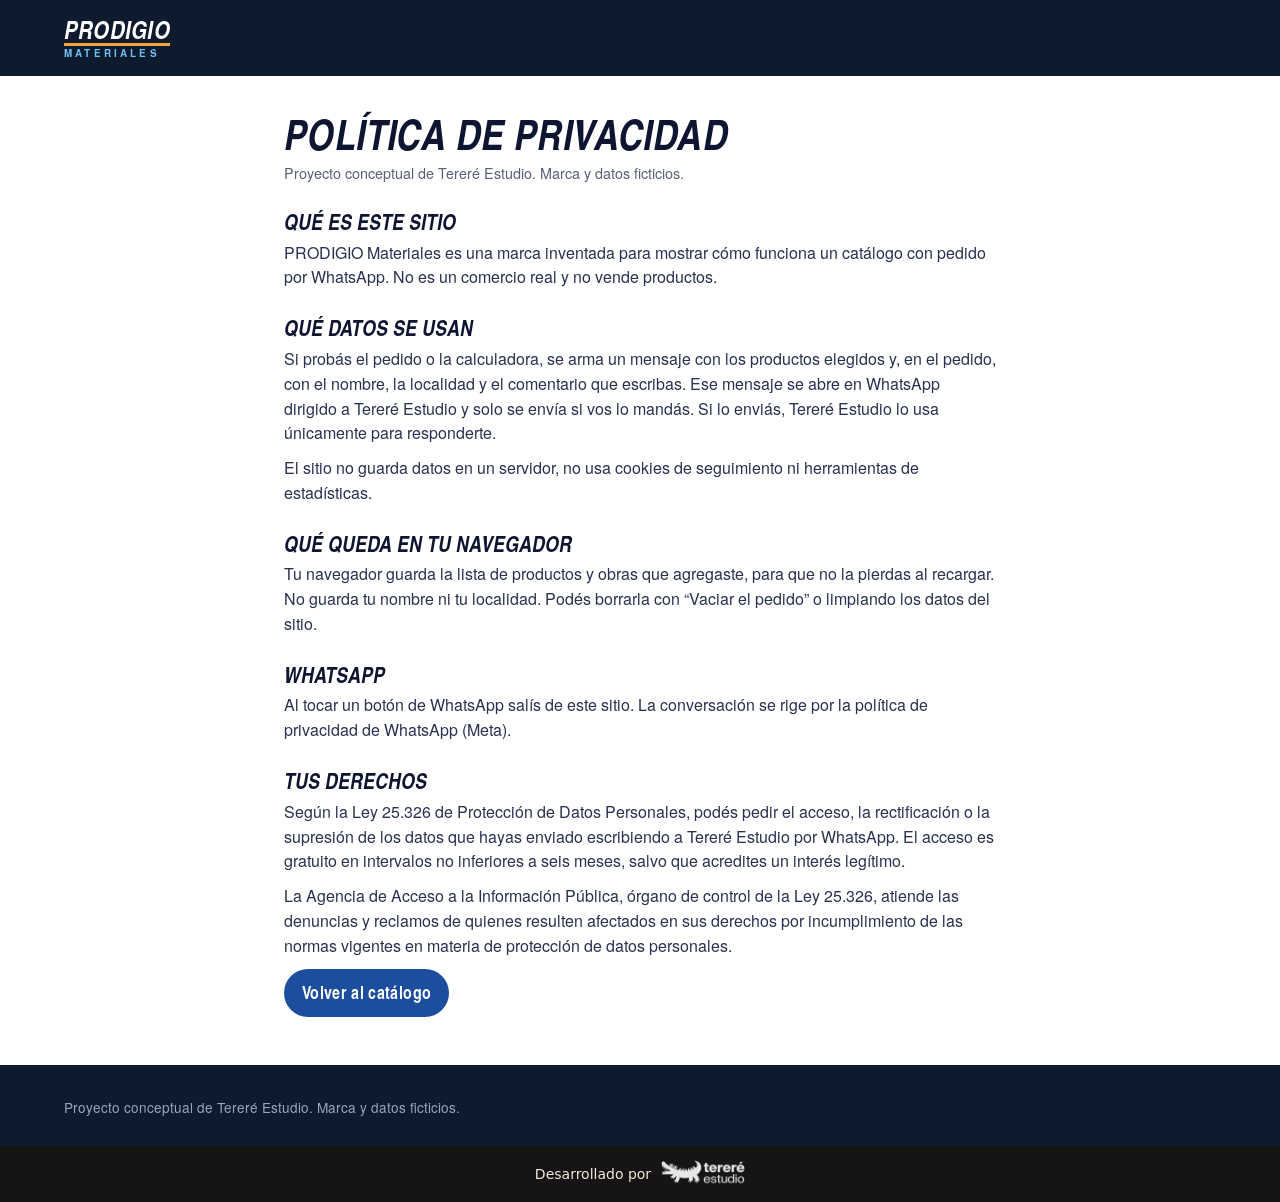
<file: sitio/privacidad/index.html>
<!doctype html>
<html lang="es-AR">
<head>
<meta charset="utf-8">
<meta name="viewport" content="width=device-width, initial-scale=1">
<title>Política de privacidad | PRODIGIO Materiales (demo)</title>
<meta name="description" content="Cómo funciona la privacidad en esta demostración de Tereré Estudio.">
<meta name="robots" content="noindex, nofollow">
<meta name="referrer" content="strict-origin-when-cross-origin">
<link rel="icon" href="../favicon.webp" type="image/webp">
<link rel="stylesheet" href="../css/styles.css">
</head>
<body class="pagina-simple">
<header class="header">
  <div class="contenedor header__in">
    <a class="header__logo" href="../" aria-label="PRODIGIO Materiales, volver al inicio">
      <span class="logo-tipo">PRODIGIO<small>Materiales</small></span>
    </a>
  </div>
</header>
<main class="legal contenedor contenedor--angosto">
  <h1 class="titulo">Política de privacidad</h1>
  <p class="legal__fecha">Proyecto conceptual de Tereré Estudio. Marca y datos ficticios.</p>

  <h2>Qué es este sitio</h2>
  <p>PRODIGIO Materiales es una marca inventada para mostrar cómo funciona un catálogo con pedido por WhatsApp. No es un comercio real y no vende productos.</p>

  <h2>Qué datos se usan</h2>
  <p>Si probás el pedido o la calculadora, se arma un mensaje con los productos elegidos y, en el pedido, con el nombre, la localidad y el comentario que escribas. Ese mensaje se abre en WhatsApp dirigido a Tereré Estudio y solo se envía si vos lo mandás. Si lo enviás, Tereré Estudio lo usa únicamente para responderte.</p>
  <p>El sitio no guarda datos en un servidor, no usa cookies de seguimiento ni herramientas de estadísticas.</p>

  <h2>Qué queda en tu navegador</h2>
  <p>Tu navegador guarda la lista de productos y obras que agregaste, para que no la pierdas al recargar. No guarda tu nombre ni tu localidad. Podés borrarla con “Vaciar el pedido” o limpiando los datos del sitio.</p>

  <h2>WhatsApp</h2>
  <p>Al tocar un botón de WhatsApp salís de este sitio. La conversación se rige por la política de privacidad de WhatsApp (Meta).</p>

  <h2>Tus derechos</h2>
  <p>Según la Ley 25.326 de Protección de Datos Personales, podés pedir el acceso, la rectificación o la supresión de los datos que hayas enviado escribiendo a Tereré Estudio por WhatsApp. El acceso es gratuito en intervalos no inferiores a seis meses, salvo que acredites un interés legítimo.</p>
  <p>La Agencia de Acceso a la Información Pública, órgano de control de la Ley 25.326, atiende las denuncias y reclamos de quienes resulten afectados en sus derechos por incumplimiento de las normas vigentes en materia de protección de datos personales.</p>

  <p class="legal__volver"><a class="btn btn--primario" href="../">Volver al catálogo</a></p>
</main>
<footer class="footer">
  <div class="contenedor">
    <p class="footer__demo">Proyecto conceptual de Tereré Estudio. Marca y datos ficticios.</p>
  </div>
</footer>
<div class="firma-te">
  <a href="https://terereestudio.com.ar" rel="noopener">
    <span>Desarrollado por</span>
    <img src="../img/firma-terereestudio.webp" width="360" height="120" alt="Tereré Estudio" loading="lazy">
  </a>
</div>
</body>
</html>
</file>
<file: sitio/css/styles.css>
/* =========================================================
   PRODIGIO Materiales — Catálogo con pedido por WhatsApp (proyecto conceptual)
   Tereré Estudio · 2026
   ========================================================= */

/* ---------- Fuentes (locales) ---------- */
@font-face { font-family: "Heros Cn"; src: url("../fonts/heros-cn-bolditalic.woff") format("woff"); font-weight: 700; font-style: italic; font-display: swap; }
@font-face { font-family: "Heros Cn"; src: url("../fonts/heros-cn-bold.woff") format("woff"); font-weight: 700; font-style: normal; font-display: swap; }
@font-face { font-family: "Heros"; src: url("../fonts/heros-regular.woff") format("woff"); font-weight: 400; font-style: normal; font-display: swap; }
@font-face { font-family: "Heros"; src: url("../fonts/heros-bold.woff") format("woff"); font-weight: 700; font-style: normal; font-display: swap; }

/* ---------- Tokens ---------- */
:root {
  --azul: #1D4E9E;        /* azul cobalto: acción principal */
  --azul-osc: #163C7A;
  --marino: #0E1A2E;      /* marino: hero, marcas, calculadora y footer */
  --marino-2: #16263F;
  --celeste: #6CC0F2;     /* etiquetas sobre oscuro */
  --celeste-osc: #1D5FA0; /* celeste para texto sobre claro */
  --amarillo: #F5A43A;    /* naranja obra: contador y temporada */
  --rojo: #A3261C;
  --wa: #0F7F43;          /* exclusivo WhatsApp */
  --wa-osc: #0B6535;
  --tinta: #0E1530;
  --texto: #283150;
  --gris: #586078;
  --linea: #D7DCE7;
  --hormigon: #EEF1F6;
  --blanco: #FFFFFF;

  --f-tit: "Heros Cn", "Arial Narrow", "Roboto Condensed", sans-serif;
  --f-txt: "Heros", "Helvetica Neue", Arial, sans-serif;

  --r: 12px;
  --r-s: 8px;
  --sombra: 0 8px 24px rgba(14, 26, 46, .12);
  --alto-header: 64px;
  --gutter: 16px;
  --abajo-wa: 16px;
}

/* ---------- Reset base ---------- */
*, *::before, *::after { box-sizing: border-box; }
html { -webkit-text-size-adjust: 100%; scroll-behavior: smooth; scroll-padding-top: calc(var(--alto-header) + 12px); }
body { margin: 0; font-family: var(--f-txt); font-size: 1rem; line-height: 1.55; color: var(--texto); background: var(--blanco); overflow-x: hidden; }
img { display: block; max-width: 100%; height: auto; }
h1, h2, h3 { margin: 0; color: var(--tinta); line-height: 1.05; }
p { margin: 0; }
ul, ol { margin: 0; padding: 0; list-style: none; }
a { color: var(--azul); }
button, input, select, textarea { font: inherit; color: inherit; }
button { cursor: pointer; }
:focus-visible { outline: 3px solid var(--celeste); outline-offset: 2px; }
[hidden] { display: none !important; }
.sprite { position: absolute; width: 0; height: 0; overflow: hidden; }
.vh { position: absolute !important; width: 1px; height: 1px; padding: 0; margin: -1px; overflow: hidden; clip: rect(0 0 0 0); white-space: nowrap; border: 0; }
.saltar { position: absolute; left: 8px; top: -60px; z-index: 100; background: var(--amarillo); color: var(--tinta); padding: 10px 14px; border-radius: var(--r-s); font-weight: 700; }
.saltar:focus { top: 8px; }

.ico { width: 22px; height: 22px; flex: none; fill: none; stroke: currentColor; stroke-width: 1.8; stroke-linecap: round; stroke-linejoin: round; }
.ico--xl { width: 40px; height: 40px; stroke-width: 1.4; }

.contenedor { width: 100%; max-width: 1200px; margin: 0 auto; padding: 0 var(--gutter); }
.contenedor--angosto { max-width: 760px; }

/* ---------- Tipografía ---------- */
.titulo { font-family: var(--f-tit); font-style: italic; font-weight: 700; font-size: clamp(1.9rem, 1.4rem + 2vw, 2.6rem); text-transform: uppercase; letter-spacing: .01em; }
.titulo--claro { color: var(--blanco); }
.etiqueta { display: inline-block; font-family: var(--f-tit); font-weight: 700; text-transform: uppercase; letter-spacing: .04em; font-size: .95rem; background: var(--celeste); color: var(--marino); padding: 4px 12px 3px; clip-path: polygon(0 0, 100% 0, calc(100% - 10px) 100%, 0 100%); }

/* ---------- Botones ---------- */
.botones { display: flex; flex-wrap: wrap; gap: 8px; }
.btn { display: inline-flex; align-items: center; justify-content: center; gap: 8px; min-height: 48px; padding: 10px 16px; border: 2px solid transparent; border-radius: 999px; font-family: var(--f-tit); font-weight: 700; font-size: 1.08rem; letter-spacing: .02em; text-decoration: none; line-height: 1; transition: background-color .2s, color .2s, border-color .2s; }
.btn .ico { width: 18px; height: 18px; }
.btn--primario { background: var(--azul); color: var(--blanco); }
.btn--primario:hover { background: var(--azul-osc); }
.hero .btn--primario, .barra-pedido .btn--primario { background: var(--blanco); color: var(--azul); }
.hero .btn--primario:hover { background: var(--hormigon); }
.btn--wa { background: var(--wa); color: var(--blanco); }
.btn--wa:hover { background: var(--wa-osc); }
.btn--amarillo { background: var(--amarillo); color: var(--marino); }
.btn--amarillo:hover { background: #E4912A; }
.btn--linea { background: transparent; border-color: var(--azul); color: var(--azul); }
.btn--ancho { width: 100%; }
.enlace { background: none; border: 0; padding: 0; color: var(--azul); text-decoration: underline; font-weight: 700; }

/* ---------- Header ---------- */
.header { position: sticky; top: 0; z-index: 40; background: var(--marino); color: var(--blanco); transition: box-shadow .2s; }
.header.con-sombra { box-shadow: 0 4px 18px rgba(0, 0, 0, .3); }
.header__in { display: flex; align-items: center; gap: 12px; min-height: var(--alto-header); }
.header__logo { display: flex; align-items: center; gap: 10px; color: var(--blanco); text-decoration: none; margin-right: auto; }
.header__pedido, .header__menu { position: relative; display: inline-flex; align-items: center; gap: 6px; min-height: 44px; min-width: 44px; justify-content: center; padding: 0 10px; background: transparent; border: 1.5px solid rgba(255, 255, 255, .35); border-radius: 999px; color: var(--blanco); font-family: var(--f-tit); font-weight: 700; font-size: 1.05rem; }
.header__pedido:hover, .header__menu:hover { border-color: var(--blanco); }
.badge { position: absolute; top: -6px; right: -6px; min-width: 22px; height: 22px; padding: 0 6px; border-radius: 999px; background: var(--amarillo); color: var(--marino); font: 700 .8rem/22px var(--f-txt); text-align: center; }
.badge.pulso { animation: pulso .5s ease; }
@keyframes pulso { 50% { transform: scale(1.3); } }
.vh-movil { display: none; }

.nav { position: absolute; left: 0; right: 0; top: 100%; background: var(--marino); border-top: 1px solid rgba(255, 255, 255, .12); display: none; }
.nav.abierto { display: block; box-shadow: 0 12px 20px rgba(0, 0, 0, .3); }
.nav ul { padding: 8px var(--gutter) 16px; }
.nav a { display: block; padding: 12px 0; color: var(--blanco); text-decoration: none; font-family: var(--f-tit); font-style: italic; font-weight: 700; font-size: 1.3rem; text-transform: uppercase; border-bottom: 1px solid rgba(255, 255, 255, .1); }
.nav a:hover { color: var(--celeste); }

/* ---------- Hero ---------- */
.hero { position: relative; background: var(--marino); color: #DCE3F2; padding: 28px 0 64px; clip-path: polygon(0 0, 100% 0, 100% calc(100% - 28px), 0 100%); overflow: hidden; }
.hero::before { content: ""; position: absolute; right: -40px; top: 20px; width: 150px; height: 110px; background-image: radial-gradient(rgba(255, 255, 255, .35) 1.6px, transparent 1.8px); background-size: 16px 16px; }
.hero__in { position: relative; display: grid; gap: 24px; }
.hero h1 { margin: 14px 0 12px; font-family: var(--f-tit); font-style: italic; font-weight: 700; text-transform: uppercase; color: var(--blanco); font-size: clamp(2.3rem, 1.6rem + 3.4vw, 4.1rem); line-height: .98; }
.hero h1 span { display: block; color: var(--celeste); }
.hero__sub { font-size: 1.08rem; max-width: 34ch; margin-bottom: 22px; }
.hero__datos { display: grid; gap: 10px; margin-top: 24px; font-size: .95rem; }
.hero__datos li { display: flex; align-items: center; gap: 10px; }
.hero__datos .ico { color: var(--celeste); }
.hero__marca { display: none; }

/* ---------- Pasos ---------- */
.pasos { padding: 28px 0 36px; }
.pasos__lista { display: grid; gap: 10px; margin-top: 16px; }
.paso { display: flex; align-items: center; gap: 14px; padding: 12px 14px; border: 1.5px solid var(--linea); border-radius: var(--r); transition: border-color .4s, background-color .4s; }
.paso h3 { font-family: var(--f-tit); font-style: italic; font-size: 1.3rem; text-transform: uppercase; }
.paso p { font-size: .95rem; color: var(--gris); }
.paso__ico { display: grid; place-items: center; width: 48px; height: 48px; flex: none; border-radius: 50%; background: var(--hormigon); color: var(--azul); transition: background-color .4s, color .4s; }
.paso__ico .ico { width: 24px; height: 24px; }
.paso.activo { border-color: var(--azul); background: #F5F7FD; }
.paso.activo .paso__ico { background: var(--azul); color: var(--blanco); }

/* ---------- Calculadora de obra (panel tipo plano) ---------- */
.obra { padding: 40px 0 48px; background: var(--hormigon); }
.catalogo__calc { margin-top: 6px; font-weight: 700; }
.catalogo__calc a { color: var(--azul); }
.obra__cab p { margin-top: 6px; color: var(--gris); max-width: 60ch; }
.obra__grid { display: grid; gap: 12px; margin-top: 16px; }
.obra__tipos { display: flex; gap: 8px; overflow-x: auto; scrollbar-width: none; padding-bottom: 2px; }
.obra__tipos::-webkit-scrollbar { display: none; }
.obra-tipo { display: inline-flex; align-items: center; gap: 8px; flex: none; min-height: 44px; padding: 8px 14px; border: 1.5px solid var(--linea); border-radius: 999px; background: var(--blanco); color: var(--texto); font-weight: 700; font-size: .95rem; }
.obra-tipo .ico { color: var(--azul); }
.obra-tipo[aria-pressed="true"] { background: var(--azul); border-color: var(--azul); color: var(--blanco); }
.obra-tipo[aria-pressed="true"] .ico { color: var(--blanco); }
.obra__panel { position: relative; display: grid; gap: 14px; padding: 18px 16px; border-radius: var(--r); color: #DCE3F2; background-color: var(--marino);
  background-image: linear-gradient(rgba(108, 192, 242, .09) 1px, transparent 1px), linear-gradient(90deg, rgba(108, 192, 242, .09) 1px, transparent 1px);
  background-size: 22px 22px; }
.obra__detalle { font-size: .95rem; color: var(--celeste); font-weight: 700; }
.obra__campos { display: grid; grid-template-columns: minmax(0, 1fr) auto minmax(0, 1fr); align-items: end; gap: 10px 8px; }
.obra__campos .campo label { color: var(--blanco); }
.obra__campos .campo label span { color: #AEB9D3; font-weight: 400; }
.campo--op, .campo--abert { grid-column: 1 / -1; }
.campo--op select { width: 100%; min-height: 46px; padding: 8px 34px 8px 12px; border: 0; border-radius: var(--r-s); background: var(--blanco) url("data:image/svg+xml,%3Csvg xmlns='http://www.w3.org/2000/svg' viewBox='0 0 24 24' fill='none' stroke='%231D4E9E' stroke-width='2.2' stroke-linecap='round'%3E%3Cpath d='M6 9l6 6 6-6'/%3E%3C/svg%3E") no-repeat right 12px center / 16px; appearance: none; color: var(--tinta); font-size: 1rem; }
.obra__por { padding-bottom: 12px; font-size: 1.3rem; font-weight: 700; color: var(--celeste); }
.medida { display: flex; align-items: center; background: var(--blanco); border-radius: var(--r-s); overflow: hidden; }
.medida input { flex: 1 1 auto; min-width: 0; min-height: 46px; padding: 8px 6px 8px 12px; border: 0; background: transparent; color: var(--tinta); font-size: 1.1rem; font-weight: 700; font-variant-numeric: tabular-nums; }
.medida span { padding: 0 12px; color: var(--gris); font-weight: 700; }
.medida:focus-within { box-shadow: 0 0 0 3px rgba(108, 192, 242, .7); }
.medida input:focus { outline: none; }
.obra__res { padding-top: 12px; border-top: 1.5px dashed rgba(108, 192, 242, .45); }
.obra__total { font-size: .98rem; }
.obra__total strong { color: var(--amarillo); font-size: 1.15rem; }
.obra__lista { display: grid; margin-top: 8px; }
.obra__lista li { display: flex; justify-content: space-between; align-items: baseline; gap: 12px; padding: 9px 0; border-bottom: 1px dashed rgba(255, 255, 255, .18); }
.obra__lista li span { min-width: 0; }
.obra__lista strong { flex: none; color: var(--blanco); font-variant-numeric: tabular-nums; text-align: right; }
.obra__nota { font-size: .84rem; color: #AEB9D3; }
.obra__botones .btn--primario { background: var(--blanco); color: var(--azul); }
.obra__botones .btn--primario:hover { background: var(--hormigon); }
.btn:disabled, .btn[aria-disabled="true"] { opacity: .45; cursor: not-allowed; }
.obra__ok { font-size: .95rem; color: var(--blanco); }
.obra__ok .enlace { color: var(--amarillo); }

/* ---------- Catálogo ---------- */
.catalogo { background: var(--hormigon); padding: 36px 0 48px; }
.catalogo__cab p { margin-top: 6px; color: var(--gris); }
.banner { display: flex; flex-wrap: wrap; align-items: center; justify-content: space-between; gap: 12px 20px; margin-top: 18px; padding: 16px 18px; border-radius: var(--r); background: linear-gradient(110deg, var(--azul) 0%, var(--azul) 62%, var(--marino-2) 62%); color: #E6EBF8; }
.banner__tit { font-family: var(--f-tit); font-style: italic; font-weight: 700; font-size: 1.45rem; text-transform: uppercase; color: var(--amarillo); line-height: 1.05; }
.aviso-demo { margin-top: 14px; padding: 10px 14px; border-left: 4px solid var(--amarillo); background: #FFF8E6; color: #5C4300; font-size: .9rem; border-radius: 0 var(--r-s) var(--r-s) 0; }

.filtros { position: sticky; top: var(--alto-header); z-index: 20; margin: 18px calc(var(--gutter) * -1) 0; padding: 12px var(--gutter) 10px; background: var(--hormigon); }
.filtros.pegado { box-shadow: 0 8px 14px -10px rgba(14, 26, 46, .35); }
.filtros__fila { display: flex; gap: 8px; }
.buscador { position: relative; flex: 1 1 auto; min-width: 0; }
.buscador .ico { position: absolute; left: 12px; top: 50%; transform: translateY(-50%); color: var(--gris); width: 20px; height: 20px; }
.buscador input { width: 100%; min-height: 46px; padding: 10px 12px 10px 40px; border: 1.5px solid var(--linea); border-radius: 999px; background: var(--blanco); font-size: 1rem; }
.filtro-marca { flex: 0 0 auto; width: 132px; }
.filtro-marca select, .prod__var select { width: 100%; min-height: 46px; padding: 8px 34px 8px 14px; border: 1.5px solid var(--linea); border-radius: 999px; background: var(--blanco) url("data:image/svg+xml,%3Csvg xmlns='http://www.w3.org/2000/svg' viewBox='0 0 24 24' fill='none' stroke='%231D4E9E' stroke-width='2.2' stroke-linecap='round'%3E%3Cpath d='M6 9l6 6 6-6'/%3E%3C/svg%3E") no-repeat right 12px center / 16px; appearance: none; font-size: .98rem; text-overflow: ellipsis; }
.buscador input:focus, select:focus { border-color: var(--azul); outline: none; box-shadow: 0 0 0 3px rgba(108, 192, 242, .45); }
.chips { display: flex; gap: 8px; margin-top: 10px; overflow-x: auto; scrollbar-width: none; padding-bottom: 2px; scroll-snap-type: x proximity; }
.chips::-webkit-scrollbar { display: none; }
.chip { display: inline-flex; align-items: center; gap: 6px; flex: none; min-height: 40px; padding: 6px 14px; border: 1.5px solid var(--linea); border-radius: 999px; background: var(--blanco); color: var(--texto); font-size: .95rem; white-space: nowrap; scroll-snap-align: start; }
.chip .ico { width: 18px; height: 18px; color: var(--azul); }
.chip[aria-pressed="true"] { background: var(--azul); border-color: var(--azul); color: var(--blanco); }
.chip[aria-pressed="true"] .ico { color: var(--blanco); }
.resultado { margin: 12px 0 10px; font-size: .92rem; color: var(--gris); }

.grilla { display: grid; gap: 12px; }
.prod { display: grid; grid-template-columns: 96px minmax(0, 1fr); gap: 4px 14px; padding: 12px; background: var(--blanco); border: 1px solid var(--linea); border-radius: var(--r); }
.prod__img { width: 96px; height: 96px; border-radius: var(--r-s); overflow: hidden; background: var(--hormigon); }
.prod__img img { width: 100%; height: 100%; object-fit: cover; }
.prod__ph { display: flex; flex-direction: column; align-items: center; justify-content: center; gap: 4px; width: 100%; height: 100%; color: var(--azul); background: repeating-linear-gradient(135deg, #E5E9F2 0 8px, #EEF1F6 8px 16px); font-size: .7rem; color: var(--gris); text-align: center; line-height: 1.1; padding: 6px; }
.prod__ph .ico { color: var(--azul); }
.prod__info { min-width: 0; }
.prod__marca { font-size: .78rem; font-weight: 700; letter-spacing: .08em; text-transform: uppercase; color: var(--celeste-osc); }
.prod__nombre { font-family: var(--f-tit); font-weight: 700; font-size: 1.22rem; line-height: 1.08; margin: 2px 0 4px; }
.prod__desc { font-size: .88rem; line-height: 1.4; color: var(--gris); }
.prod__precio { display: flex; flex-wrap: wrap; align-items: center; gap: 6px 8px; margin-top: 6px; font-size: .82rem; font-weight: 700; color: var(--azul); }
.sello { padding: 2px 8px; border-radius: 4px; background: #E7F1FD; color: var(--celeste-osc); font-size: .74rem; letter-spacing: .02em; }
.prod__accion { grid-column: 1 / -1; display: grid; gap: 8px; margin-top: 8px; }
.prod__fila { display: flex; gap: 8px; }
.prod__fila .btn--agregar { flex: 1 1 auto; }
.btn--agregar { min-height: 44px; padding: 8px 14px; background: var(--azul); color: var(--blanco); border-radius: 999px; font-size: 1.05rem; }
.btn--agregar:hover { background: var(--azul-osc); }
.btn--agregar.ok { background: var(--blanco); color: var(--azul); border-color: var(--azul); }
.prod__agotado { padding: 10px; border-radius: var(--r-s); background: #FBEAE8; color: var(--rojo); font-weight: 700; text-align: center; font-size: .92rem; }
.prod--agotado .prod__img { opacity: .55; }

.cant { display: inline-flex; align-items: center; border: 1.5px solid var(--linea); border-radius: 999px; background: var(--blanco); flex: none; }
.cant__btn { display: grid; place-items: center; width: 40px; height: 42px; border: 0; background: transparent; color: var(--azul); }
.cant__btn .ico { width: 18px; height: 18px; stroke-width: 2.2; }
.cant__num { width: 40px; height: 42px; border: 0; background: transparent; text-align: center; font-weight: 700; -moz-appearance: textfield; appearance: textfield; padding: 0; }
.cant__num::-webkit-outer-spin-button, .cant__num::-webkit-inner-spin-button { -webkit-appearance: none; margin: 0; }

/* Calculadora por m² */
.calc { border: 1.5px dashed var(--linea); border-radius: var(--r-s); background: #F7F9FC; }
.calc[open] { border-style: solid; border-color: var(--celeste); }
.calc summary { display: flex; align-items: center; gap: 8px; min-height: 42px; padding: 8px 12px; color: var(--azul); font-weight: 700; font-size: .92rem; cursor: pointer; list-style: none; }
.calc summary::-webkit-details-marker { display: none; }
.calc summary .ico { width: 20px; height: 20px; }
.calc__cuerpo { display: grid; grid-template-columns: auto minmax(0, 1fr); align-items: center; gap: 8px 10px; padding: 0 12px 12px; }
.calc__campo { font-size: .9rem; font-weight: 700; color: var(--tinta); }
.calc__m2 { width: 100%; min-height: 42px; padding: 8px 12px; border: 1.5px solid var(--linea); border-radius: var(--r-s); background: var(--blanco); font-size: 1rem; font-weight: 700; }
.calc__m2:focus { border-color: var(--azul); outline: none; box-shadow: 0 0 0 3px rgba(108, 192, 242, .45); }
.calc__res { grid-column: 1 / -1; font-size: .86rem; line-height: 1.4; color: var(--gris); }
.calc__res.ok { color: var(--tinta); }
.calc__res strong { color: var(--azul); }
.vacio { margin-top: 8px; padding: 20px; border-radius: var(--r); background: var(--blanco); border: 1.5px dashed var(--linea); display: grid; gap: 14px; justify-items: start; }

/* ---------- Marcas ---------- */
.marcas { background: var(--marino); padding: 36px 0; }
.marcas__lista { display: flex; flex-wrap: wrap; gap: 8px; margin-top: 16px; }
.marca { min-height: 44px; padding: 8px 16px; border: 1.5px solid rgba(255, 255, 255, .25); border-radius: var(--r-s); background: var(--marino-2); color: var(--blanco); font-family: var(--f-tit); font-weight: 700; font-size: 1.15rem; letter-spacing: .02em; }
.marca:hover { border-color: var(--celeste); color: var(--celeste); }

/* ---------- Contacto ---------- */
.contacto { padding: 40px 0; }
.contacto__grid { display: grid; gap: 20px; }
.local__foto { width: 100%; aspect-ratio: 706 / 417; object-fit: cover; border-radius: var(--r); }
.contacto__info { display: grid; gap: 32px; }
.local .datos { margin-top: 14px; }
.datos { display: grid; gap: 10px; margin-bottom: 18px; }
.datos li { display: flex; gap: 10px; }
.datos .ico { color: var(--azul); margin-top: 1px; }
.entregas > p { margin-top: 10px; }
.provincias { display: grid; grid-template-columns: 1fr 1fr; gap: 8px; margin: 16px 0 20px; }
.provincias li { position: relative; padding: 12px 14px 12px 40px; background: var(--hormigon); border-radius: var(--r-s); font-family: var(--f-tit); font-style: italic; font-weight: 700; font-size: 1.25rem; text-transform: uppercase; color: var(--azul); }
.provincias li::before { content: ""; position: absolute; left: 14px; top: 50%; width: 14px; height: 14px; margin-top: -7px; background: var(--celeste); clip-path: polygon(0 0, 100% 50%, 0 100%); }

/* ---------- FAQ ---------- */
.faq { padding: 8px 0 44px; }
.faq .titulo { margin-bottom: 14px; }
details { border-bottom: 1px solid var(--linea); }
summary { position: relative; padding: 16px 36px 16px 0; font-weight: 700; color: var(--tinta); cursor: pointer; list-style: none; }
summary::-webkit-details-marker { display: none; }
summary::after { content: ""; position: absolute; right: 6px; top: 50%; width: 10px; height: 10px; margin-top: -7px; border-right: 2.2px solid var(--azul); border-bottom: 2.2px solid var(--azul); transform: rotate(45deg); transition: transform .2s; }
details[open] summary::after { transform: rotate(-135deg); margin-top: -2px; }
details p { padding: 0 0 16px; color: var(--gris); }

/* ---------- Footer ---------- */
.footer { background: var(--marino); color: #C9D2E6; padding: 32px 0 28px; font-size: .92rem; }
.footer__in { display: grid; gap: 18px; }
.footer__marca { display: flex; align-items: center; gap: 12px; }
.footer__datos, .footer__links { display: grid; gap: 6px; }
.footer a { color: var(--blanco); }

/* ---------- Firma Tereré Estudio ---------- */
.firma-te { background: #161415; padding: 14px 16px; text-align: center; }
.firma-te a { display: inline-flex; align-items: center; gap: 10px; color: #F3E9DA; text-decoration: none; font: 500 14px/1 system-ui, sans-serif; }
.firma-te img { height: 28px; width: auto; opacity: 0.9; }
.firma-te a:hover img, .firma-te a:focus-visible img { opacity: 1; }
.firma-te a:focus-visible { outline: 2px solid #9FBD2B; outline-offset: 4px; }
@media (max-width: 600px) { .firma-te img { height: 24px; } }

/* ---------- Barra de pedido y WhatsApp flotante ---------- */
.barra-pedido { position: fixed; left: 0; right: 0; bottom: 0; z-index: 30; display: flex; align-items: center; justify-content: space-between; gap: 12px; padding: 10px var(--gutter) calc(10px + env(safe-area-inset-bottom)); background: var(--azul); color: var(--blanco); box-shadow: 0 -6px 18px rgba(14, 26, 46, .25); }
.barra-pedido p { font-size: .98rem; }
.barra-pedido .btn { min-height: 44px; flex: none; }
body.con-barra { padding-bottom: 68px; }
.wa-flotante { position: fixed; right: 16px; bottom: var(--abajo-wa); z-index: 31; display: grid; place-items: center; width: 56px; height: 56px; border-radius: 50%; background: var(--wa); color: var(--blanco); box-shadow: 0 6px 18px rgba(0, 0, 0, .28); transition: bottom .25s ease, opacity .25s, transform .25s; }
.wa-flotante .ico { width: 30px; height: 30px; }
.wa-flotante.oculto { opacity: 0; transform: scale(.6); pointer-events: none; }

/* ---------- Pedido (hoja desde abajo / panel lateral) ---------- */
.pedido { width: 100%; max-width: 100%; max-height: 92dvh; margin: auto 0 0; padding: 0; border: 0; border-radius: 18px 18px 0 0; background: var(--blanco); color: var(--texto); box-shadow: var(--sombra); overflow: hidden; display: none; flex-direction: column; }
.pedido[open] { display: flex; animation: subir .25s ease; }
.pedido::backdrop { background: rgba(14, 26, 46, .55); }
@keyframes subir { from { transform: translateY(40px); opacity: 0; } }
.pedido__cab { position: relative; display: flex; align-items: center; justify-content: space-between; padding: 18px var(--gutter) 12px; border-bottom: 1px solid var(--linea); }
.pedido__cab::before { content: ""; position: absolute; left: 0; right: 0; top: 0; height: 5px; background: linear-gradient(90deg, var(--azul) 0 60%, var(--celeste) 60% 85%, var(--amarillo) 85%); }
.pedido__cab h2 { font-family: var(--f-tit); font-style: italic; text-transform: uppercase; font-size: 1.7rem; }
.pedido__cerrar { display: grid; place-items: center; width: 48px; height: 48px; border: 0; border-radius: 50%; background: var(--hormigon); color: var(--tinta); }
.pedido__cerrar .ico { width: 26px; height: 26px; }
.pedido__cuerpo { overflow-y: auto; padding: 8px var(--gutter) calc(20px + env(safe-area-inset-bottom)); overscroll-behavior: contain; }
.pedido__vacio { padding: 18px 0; color: var(--gris); }
.pedido__lista li { display: grid; grid-template-columns: minmax(0, 1fr) auto auto; align-items: center; gap: 8px; padding: 12px 0; border-bottom: 1px solid var(--linea); }
.pedido__item-nombre { font-weight: 700; color: var(--tinta); line-height: 1.25; }
.pedido__item-var { display: block; font-weight: 400; font-size: .86rem; color: var(--gris); }
.pedido__lista li.pedido__obra { grid-template-columns: minmax(0, 1fr) auto; align-items: start; }
.pedido__mats { margin-top: 6px; display: grid; gap: 2px; font-size: .86rem; color: var(--texto); }
.pedido__lista .pedido__mats li { display: block; position: relative; padding: 2px 0 2px 12px; border: 0; }
.pedido__mats li::before { content: ""; position: absolute; left: 0; top: .6em; width: 6px; height: 2px; background: var(--celeste); }
.pedido__lista .cant__btn { width: 34px; height: 38px; }
.pedido__lista .cant__num { width: 34px; height: 38px; }
.quitar { display: grid; place-items: center; width: 40px; height: 40px; border: 0; border-radius: 50%; background: transparent; color: var(--rojo); }
.quitar:hover { background: #FBEAE8; }
.pedido__form { display: grid; gap: 12px; margin-top: 18px; }
.pedido__form h3 { font-family: var(--f-tit); font-style: italic; text-transform: uppercase; font-size: 1.25rem; }
.campo { display: grid; gap: 4px; border: 0; margin: 0; padding: 0; min-width: 0; }
.campo label, .campo legend { font-weight: 700; font-size: .92rem; color: var(--tinta); padding: 0; }
.campo label span { font-weight: 400; color: var(--gris); }
.campo input[type="text"], .campo textarea { width: 100%; min-height: 46px; padding: 10px 12px; border: 1.5px solid var(--linea); border-radius: var(--r-s); background: var(--blanco); font-size: 1rem; }
.campo textarea { resize: vertical; }
.campo input:focus, .campo textarea:focus { border-color: var(--azul); outline: none; box-shadow: 0 0 0 3px rgba(108, 192, 242, .45); }
.campo [aria-invalid="true"] { border-color: var(--rojo); }
.campo--radios { display: flex; flex-wrap: wrap; gap: 6px 16px; }
.campo--radios legend { width: 100%; margin-bottom: 4px; }
.campo--radios label { display: inline-flex; align-items: center; gap: 6px; min-height: 40px; font-weight: 400; }
input[type="radio"], input[type="checkbox"] { width: 20px; height: 20px; accent-color: var(--azul); flex: none; }
.consentimiento { display: flex; gap: 10px; align-items: flex-start; font-size: .86rem; color: var(--gris); }
.consentimiento input { margin-top: 1px; }
.pedido__error { padding: 10px 12px; border-radius: var(--r-s); background: #FBEAE8; color: var(--rojo); font-weight: 700; font-size: .92rem; }
.pedido__nota { font-size: .92rem; text-align: center; }

html.sin-scroll { overflow: hidden; }

/* =========================================================
   Tablet
   ========================================================= */
@media (min-width: 600px) {
  :root { --gutter: 24px; }
  .grilla { grid-template-columns: repeat(2, minmax(0, 1fr)); }
  .prod { grid-template-columns: 1fr; grid-template-rows: auto 1fr auto; padding: 0; overflow: hidden; }
  .prod__img { width: 100%; height: auto; aspect-ratio: 4 / 3; border-radius: 0; align-self: start; }
  .prod__info { padding: 14px 16px 0; }
  .prod__accion { grid-column: auto; padding: 0 16px 16px; margin-top: 10px; align-self: end; }
  .prod__ph { font-size: .85rem; gap: 8px; }
  .prod__ph .ico { width: 56px; height: 56px; }
  .pasos__lista { grid-template-columns: repeat(3, 1fr); }
  .paso { flex-direction: column; align-items: flex-start; }
  .provincias { grid-template-columns: repeat(4, 1fr); }
  .contacto__grid { grid-template-columns: 1fr 1fr; align-items: center; gap: 32px; }
  .footer__in { grid-template-columns: 1.3fr 1fr 1fr; align-items: center; }
  .pedido { max-width: 440px; height: 100dvh; max-height: 100dvh; margin: 0 0 0 auto; border-radius: 0; }
  .pedido[open] { animation: lateral .25s ease; }
  @keyframes lateral { from { transform: translateX(40px); opacity: 0; } }
  .barra-pedido { display: none !important; }
  body.con-barra { padding-bottom: 0; }
  .vh-movil { display: inline; }
}

/* =========================================================
   PC
   ========================================================= */
@media (min-width: 960px) {
  :root { --alto-header: 76px; }
  .header__menu { display: none; }
  .nav { position: static; display: block; background: none; border: 0; box-shadow: none; }
  .nav ul { display: flex; gap: 26px; padding: 0; margin-right: 12px; }
  .nav a { padding: 6px 0; border: 0; font-size: 1.15rem; border-bottom: 2px solid transparent; }
  .nav a:hover { border-bottom-color: var(--celeste); color: var(--blanco); }
  .header__pedido { padding: 0 16px; }

  .hero { padding: 48px 0 100px; clip-path: polygon(0 0, 100% 0, 100% calc(100% - 56px), 0 100%); }
  .hero::before { right: auto; left: 46%; top: 36px; }
  .hero__in { grid-template-columns: 1.15fr .85fr; align-items: center; }
  .hero__sub { font-size: 1.2rem; max-width: 40ch; }
  .hero__datos { grid-template-columns: auto auto; justify-content: start; gap: 24px; }
  .hero__marca { display: grid; place-items: center end; position: relative; height: 100%; min-height: 360px; }
  .hero__marca::before { content: ""; position: absolute; inset: -60px -40vw -120px 8%; background: #EEF2FA; clip-path: polygon(22% 0, 100% 0, 100% 100%, 0 100%); }

  .pasos { padding: 20px 0 44px; }
  .obra { padding: 64px 0; }
  .obra__grid { grid-template-columns: 240px minmax(0, 1fr); gap: 20px; align-items: start; }
  .obra__tipos { flex-direction: column; overflow: visible; }
  .obra-tipo { border-radius: var(--r-s); justify-content: flex-start; min-height: 52px; font-size: 1rem; }
  .obra__panel { padding: 24px 28px; grid-template-columns: minmax(0, 1fr) minmax(0, 1fr); column-gap: 32px; }
  .obra__detalle, .obra__nota, .obra__botones, .obra__ok { grid-column: 1 / -1; }
  .obra__res { padding-top: 0; padding-left: 28px; border-top: 0; border-left: 1.5px dashed rgba(108, 192, 242, .45); grid-row: 2 / span 1; grid-column: 2; }
  .obra__campos { grid-column: 1; align-self: start; }
  .pasos .contenedor { display: grid; grid-template-columns: 220px 1fr; align-items: center; gap: 24px; }
  .pasos__lista { margin-top: 0; }
  .paso { flex-direction: row; align-items: center; }

  .catalogo { padding: 52px 0 64px; }
  .catalogo__cab { display: flex; align-items: baseline; gap: 20px; flex-wrap: wrap; }
  .banner { padding: 18px 24px; }
  .filtros { position: static; margin-left: 0; margin-right: 0; padding-left: 0; padding-right: 0; box-shadow: none !important; }
  .filtro-marca { width: 240px; }
  .chips { flex-wrap: wrap; overflow: visible; }
  .grilla { grid-template-columns: repeat(3, minmax(0, 1fr)); gap: 16px; }

  .marcas { padding: 44px 0; }
  .marcas .contenedor { display: grid; grid-template-columns: 260px 1fr; align-items: center; gap: 24px; }
  .marcas__lista { margin-top: 0; }

  .contacto { padding: 64px 0; }
  .contacto__grid { gap: 56px; }
  .faq { padding-bottom: 64px; }
}

@media (min-width: 1200px) {
  .grilla { grid-template-columns: repeat(4, minmax(0, 1fr)); }
}

/* ---------- Movimiento reducido ---------- */
@media (prefers-reduced-motion: reduce) {
  html { scroll-behavior: auto; }
  *, *::before, *::after { animation-duration: .01ms !important; animation-iteration-count: 1 !important; transition-duration: .01ms !important; }
}

/* ---------- Páginas simples (privacidad, 404) ---------- */
.pagina-simple { display: flex; flex-direction: column; min-height: 100vh; }
.pagina-simple main { flex: 1 0 auto; }
.legal { padding-top: 36px; padding-bottom: 48px; }
.legal h2 { font-family: var(--f-tit); font-style: italic; text-transform: uppercase; font-size: 1.35rem; margin: 26px 0 8px; }
.legal p + p { margin-top: 10px; }
.legal__fecha { color: var(--gris); font-size: .9rem; margin-top: 6px; }
.legal__volver { margin-top: 32px; }
.error404 { display: grid; place-items: center; align-content: center; gap: 16px; padding: 48px var(--gutter); text-align: center; background: var(--marino); color: #DCE3F2; }
.error404 .logo-tipo { font-size: 2.4rem; }
.error404 .titulo { color: var(--blanco); }
.error404 .btn--primario { background: var(--blanco); color: var(--azul); }

/* ---------- Logotipo tipográfico ---------- */
.logo-tipo { margin: 0; font-family: var(--f-tit); font-style: italic; font-weight: 700; font-size: 1.55rem; line-height: .9; letter-spacing: .01em; color: var(--blanco); }
.logo-tipo small { display: block; margin-top: 3px; padding-top: 3px; border-top: 3px solid var(--amarillo); font-family: var(--f-txt); font-style: normal; font-size: .62rem; letter-spacing: .32em; text-transform: uppercase; color: var(--celeste); }
.footer__marca .logo-tipo { font-size: 1.8rem; }
.footer__demo { grid-column: 1 / -1; color: #9AA6C3; font-size: .85rem; }
.logo-tipo--xl { position: relative; font-size: clamp(3.4rem, 6vw, 5.6rem); color: var(--azul); }
.logo-tipo--xl small { font-size: .2em; color: var(--marino); border-top-width: 6px; padding-top: 10px; margin-top: 10px; }
</file>
